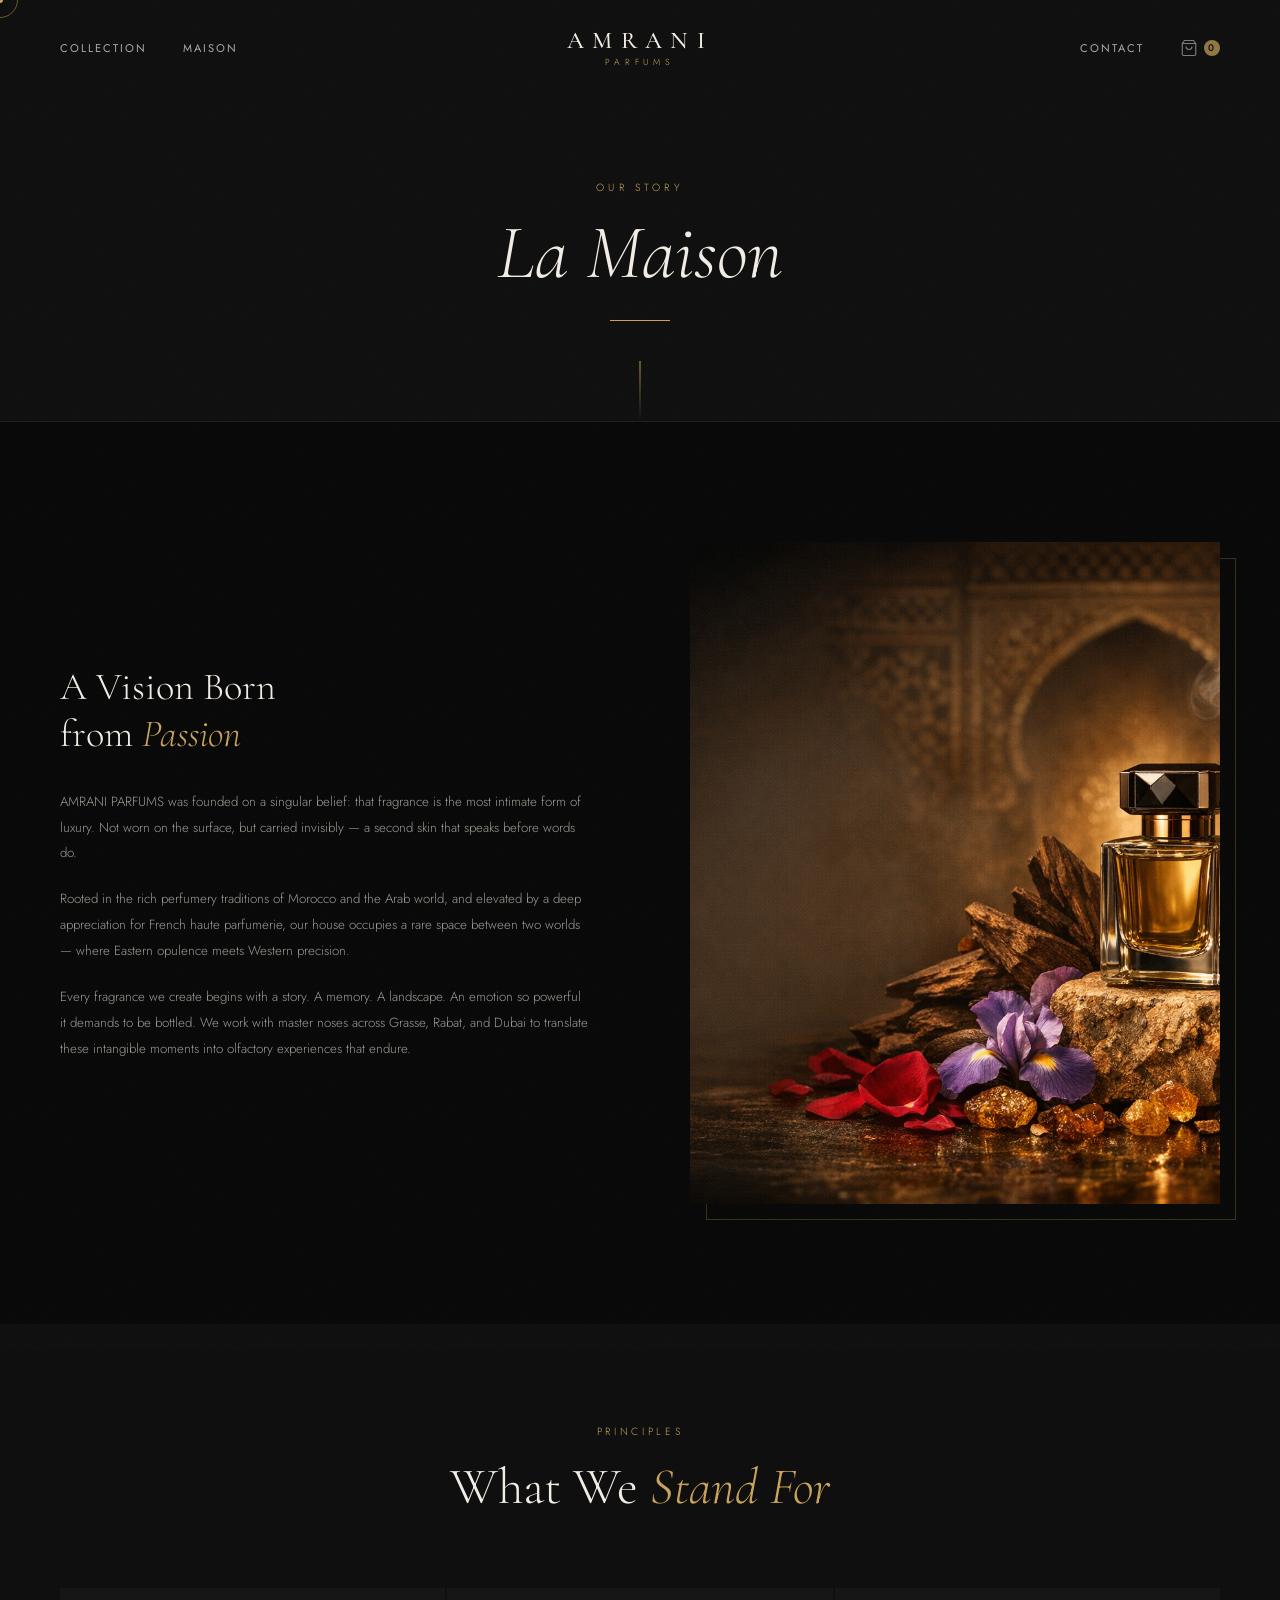
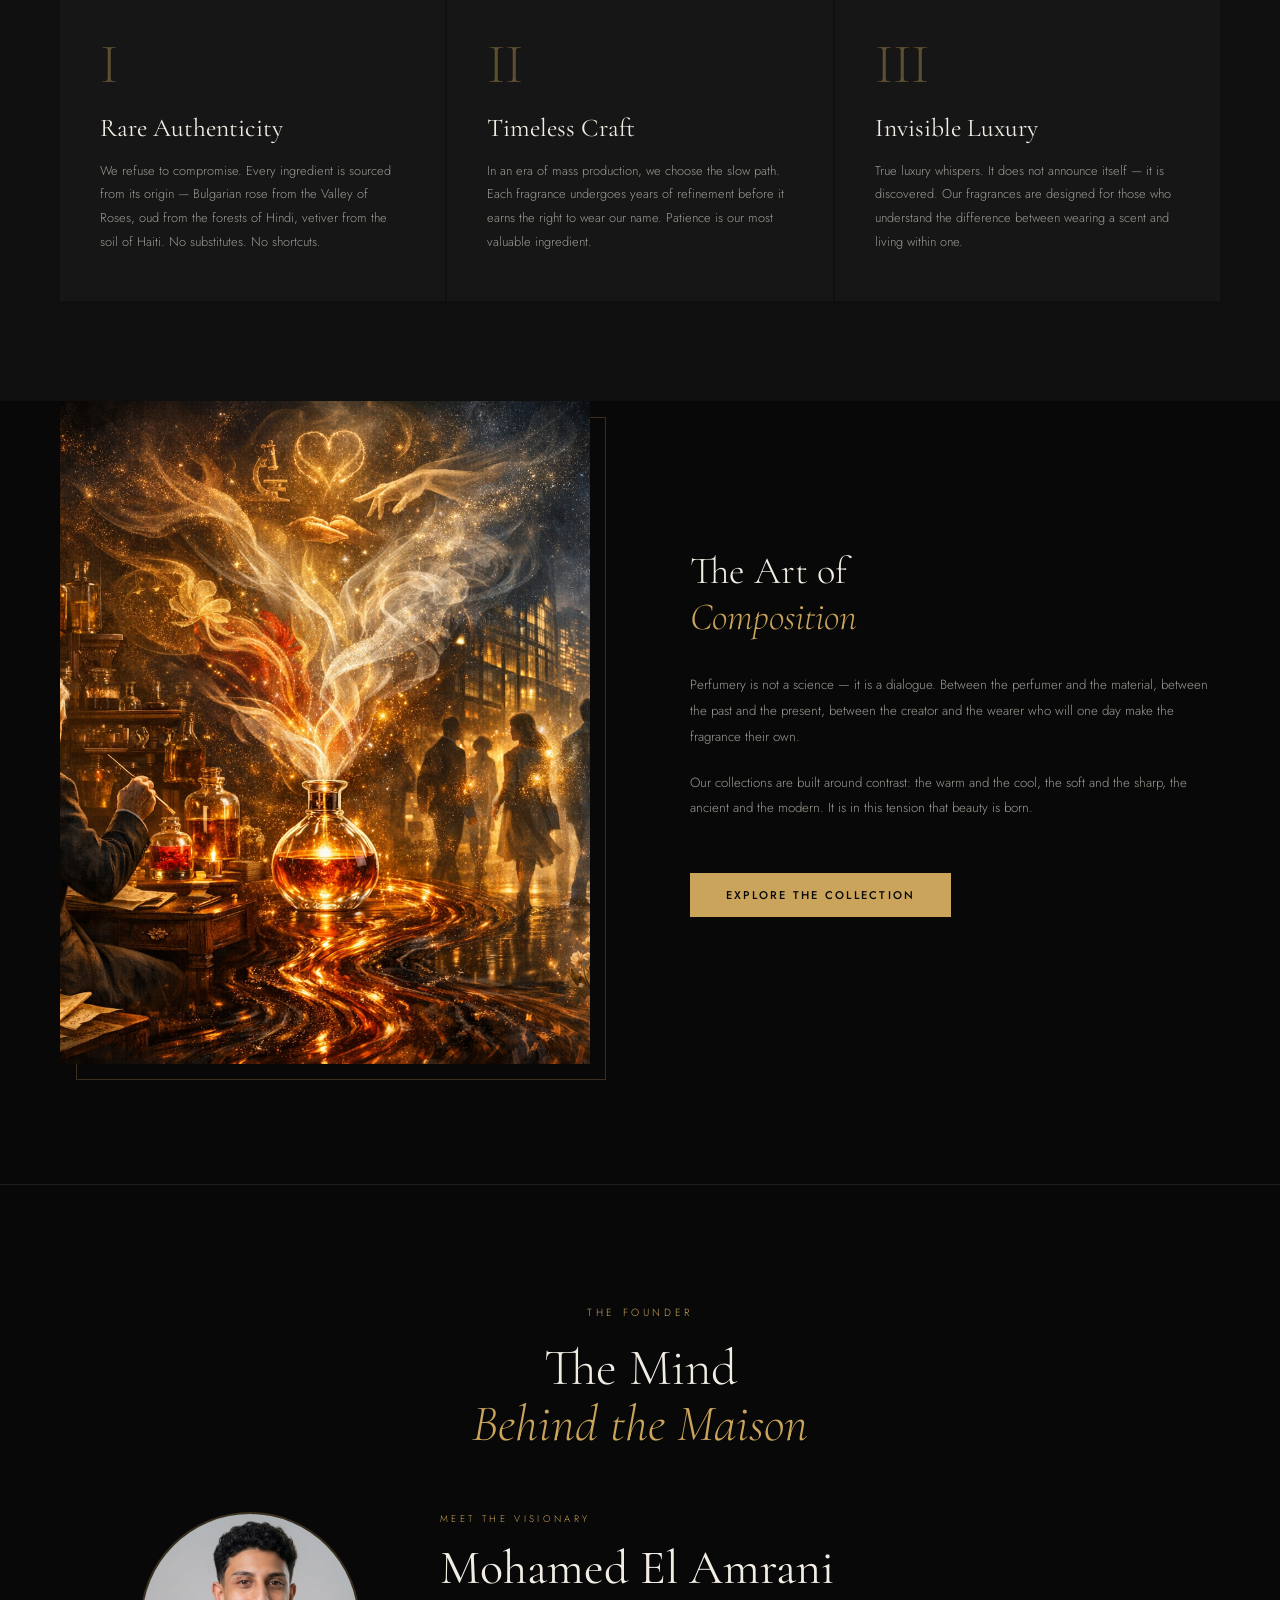
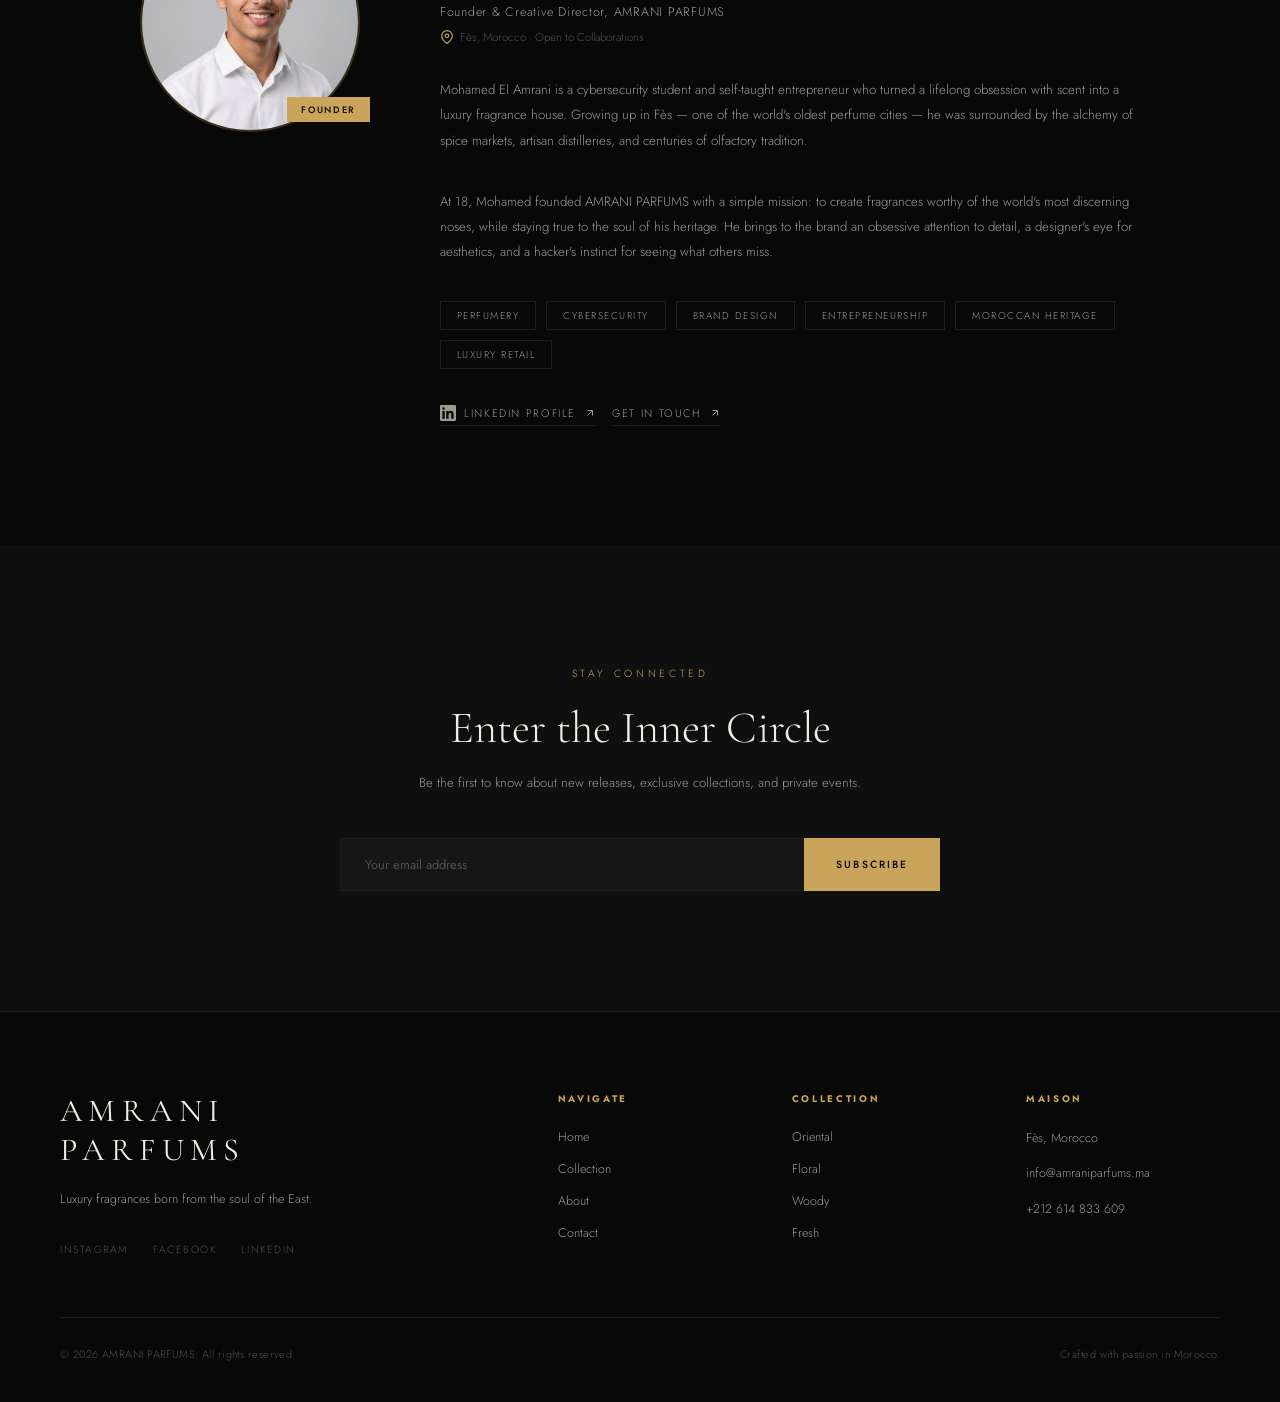
<file: about.html>
<!DOCTYPE html>
<html lang="en">
<head>
<meta charset="UTF-8">
<link rel="icon" type="image/png" href="images/favicon-32.png">
<link rel="apple-touch-icon" href="images/favicon-180.png">
<meta name="viewport" content="width=device-width, initial-scale=1.0">
<title>Maison — AMRANI PARFUMS</title>
<link rel="preconnect" href="https://fonts.googleapis.com">
<link rel="preconnect" href="https://fonts.gstatic.com" crossorigin>
<link href="https://fonts.googleapis.com/css2?family=Cormorant+Garamond:ital,wght@0,300;0,400;0,500;0,600;1,300;1,400;1,600&family=Jost:wght@200;300;400;500;600&display=swap" rel="stylesheet">
<link rel="stylesheet" href="style.css">
</head>
<body>
<div class="grain-overlay"></div>
<div class="cursor-dot" id="cursorDot"></div>
<div class="cursor-ring" id="cursorRing"></div>

<nav class="nav scrolled" id="navbar">
  <div class="nav-left">
    <a href="collection.html" class="nav-link">Collection</a>
    <a href="about.html" class="nav-link">Maison</a>
  </div>
  <div class="nav-logo">
    <a href="index.html">
      <span class="logo-text">AMRANI</span>
      <span class="logo-sub">PARFUMS</span>
    </a>
  </div>
  <div class="nav-right">
    <a href="contact.html" class="nav-link">Contact</a>
    <a href="#" class="nav-link nav-cart">
      <svg width="18" height="18" viewBox="0 0 24 24" fill="none" stroke="currentColor" stroke-width="1.5"><path d="M6 2L3 6v14a2 2 0 002 2h14a2 2 0 002-2V6l-3-4z"/><line x1="3" y1="6" x2="21" y2="6"/><path d="M16 10a4 4 0 01-8 0"/></svg>
      <span class="cart-count">0</span>
    </a>
  </div>
  <button class="nav-hamburger" id="menuToggle"><span></span><span></span><span></span></button>
</nav>

<div class="mobile-menu" id="mobileMenu">
  <div class="mobile-menu-inner">
    <a href="index.html" class="mobile-nav-link">Home</a>
    <a href="collection.html" class="mobile-nav-link">Collection</a>
    <a href="about.html" class="mobile-nav-link">Maison</a>
    <a href="contact.html" class="mobile-nav-link">Contact</a>
  </div>
</div>

<div class="page-hero">
  <span class="page-eyebrow">Our Story</span>
  <h1 class="page-title">La Maison</h1>
  <div class="page-rule"></div>
</div>

<section class="about-story">
  <div class="about-story-inner">
    <div class="about-story-text reveal">
      <h2>A Vision Born<br>from <em>Passion</em></h2>
      <p>AMRANI PARFUMS was founded on a singular belief: that fragrance is the most intimate form of luxury. Not worn on the surface, but carried invisibly — a second skin that speaks before words do.</p>
      <p>Rooted in the rich perfumery traditions of Morocco and the Arab world, and elevated by a deep appreciation for French haute parfumerie, our house occupies a rare space between two worlds — where Eastern opulence meets Western precision.</p>
      <p>Every fragrance we create begins with a story. A memory. A landscape. An emotion so powerful it demands to be bottled. We work with master noses across Grasse, Rabat, and Dubai to translate these intangible moments into olfactory experiences that endure.</p>
    </div>
    <div class="about-story-img reveal" data-delay="150">
      <img src="images/7.png" alt="AMRANI PARFUMS Story">
    </div>
  </div>
</section>

<section class="values-section">
  <div class="section-header reveal">
    <span class="section-number">Principles</span>
    <h2 class="section-title">What We <em>Stand For</em></h2>
  </div>
  <div class="values-grid">
    <div class="value-card reveal" data-delay="0">
      <div class="value-number">I</div>
      <h3 class="value-title">Rare Authenticity</h3>
      <p class="value-text">We refuse to compromise. Every ingredient is sourced from its origin — Bulgarian rose from the Valley of Roses, oud from the forests of Hindi, vetiver from the soil of Haiti. No substitutes. No shortcuts.</p>
    </div>
    <div class="value-card reveal" data-delay="120">
      <div class="value-number">II</div>
      <h3 class="value-title">Timeless Craft</h3>
      <p class="value-text">In an era of mass production, we choose the slow path. Each fragrance undergoes years of refinement before it earns the right to wear our name. Patience is our most valuable ingredient.</p>
    </div>
    <div class="value-card reveal" data-delay="240">
      <div class="value-number">III</div>
      <h3 class="value-title">Invisible Luxury</h3>
      <p class="value-text">True luxury whispers. It does not announce itself — it is discovered. Our fragrances are designed for those who understand the difference between wearing a scent and living within one.</p>
    </div>
  </div>
</section>

<section class="about-story" style="padding-top:0;">
  <div class="about-story-inner">
    <div class="about-story-img reveal">
      <img src="images/8.png" alt="Perfume Craft">
    </div>
    <div class="about-story-text reveal" data-delay="150">
      <h2>The Art of<br><em>Composition</em></h2>
      <p>Perfumery is not a science — it is a dialogue. Between the perfumer and the material, between the past and the present, between the creator and the wearer who will one day make the fragrance their own.</p>
      <p>Our collections are built around contrast: the warm and the cool, the soft and the sharp, the ancient and the modern. It is in this tension that beauty is born.</p>
      <a href="collection.html" class="btn-primary" style="margin-top:32px;display:inline-flex;"><span>Explore the Collection</span></a>
    </div>
  </div>
</section>

<section class="founder-section">
  <div class="section-header reveal" style="margin-bottom:60px;">
    <span class="section-number">The Founder</span>
    <h2 class="section-title">The Mind<br><em>Behind the Maison</em></h2>
  </div>
  <div class="founder-inner reveal">
    <div class="founder-photo-wrap">
      <img src="images\1769773823010.jpeg" alt="Mohamed El Amrani" class="founder-photo">
      <span class="founder-status">Founder</span>
    </div>
    <div class="founder-content">
      <span class="founder-label">Meet the Visionary</span>
      <h2 class="founder-name">Mohamed El Amrani</h2>
      <p class="founder-title">Founder & Creative Director, AMRANI PARFUMS</p>
      <p class="founder-location">
        <svg width="14" height="14" viewBox="0 0 24 24" fill="none" stroke="currentColor" stroke-width="2"><path d="M21 10c0 7-9 13-9 13s-9-6-9-13a9 9 0 0118 0z"/><circle cx="12" cy="10" r="3"/></svg>
        Fès, Morocco · Open to Collaborations
      </p>
      <p class="founder-bio">Mohamed El Amrani is a cybersecurity student and self-taught entrepreneur who turned a lifelong obsession with scent into a luxury fragrance house. Growing up in Fès — one of the world's oldest perfume cities — he was surrounded by the alchemy of spice markets, artisan distilleries, and centuries of olfactory tradition.</p>
      <p class="founder-bio" style="margin-top:12px;">At 18, Mohamed founded AMRANI PARFUMS with a simple mission: to create fragrances worthy of the world's most discerning noses, while staying true to the soul of his heritage. He brings to the brand an obsessive attention to detail, a designer's eye for aesthetics, and a hacker's instinct for seeing what others miss.</p>
      <div class="founder-tags">
        <span class="founder-tag">Perfumery</span>
        <span class="founder-tag">Cybersecurity</span>
        <span class="founder-tag">Brand Design</span>
        <span class="founder-tag">Entrepreneurship</span>
        <span class="founder-tag">Moroccan Heritage</span>
        <span class="founder-tag">Luxury Retail</span>
      </div>
      <div class="founder-links">
        <a href="https://www.linkedin.com/in/mohamedelamrani-a6939738b/?lipi=urn%3Ali%3Apage%3Ad_flagship3_profile_view_base_contact_details%3B6tkxNfv%2BTYGa5NCn60jMTw%3D%3D" class="founder-link">
          <svg width="16" height="16" viewBox="0 0 24 24" fill="currentColor"><path d="M20.447 20.452h-3.554v-5.569c0-1.328-.027-3.037-1.852-3.037-1.853 0-2.136 1.445-2.136 2.939v5.667H9.351V9h3.414v1.561h.046c.477-.9 1.637-1.85 3.37-1.85 3.601 0 4.267 2.37 4.267 5.455v6.286zM5.337 7.433a2.062 2.062 0 01-2.063-2.065 2.064 2.064 0 112.063 2.065zm1.782 13.019H3.555V9h3.564v11.452zM22.225 0H1.771C.792 0 0 .774 0 1.729v20.542C0 23.227.792 24 1.771 24h20.451C23.2 24 24 23.227 24 22.271V1.729C24 .774 23.2 0 22.222 0h.003z"/></svg>
          LinkedIn Profile
          <svg width="12" height="12" viewBox="0 0 24 24" fill="none" stroke="currentColor" stroke-width="2"><path d="M7 17L17 7M17 7H7M17 7v10"/></svg>
        </a>
        <a href="contact.html" class="founder-link">
          Get in Touch
          <svg width="12" height="12" viewBox="0 0 24 24" fill="none" stroke="currentColor" stroke-width="2"><path d="M7 17L17 7M17 7H7M17 7v10"/></svg>
        </a>
      </div>
    </div>
  </div>
</section>

<section class="section newsletter-section">
  <div class="newsletter-inner reveal">
    <span class="section-number">Stay Connected</span>
    <h2 class="newsletter-title">Enter the Inner Circle</h2>
    <p class="newsletter-desc">Be the first to know about new releases, exclusive collections, and private events.</p>
    <form class="newsletter-form" onsubmit="handleNewsletter(event)">
      <input type="email" placeholder="Your email address" class="newsletter-input" required>
      <button type="submit" class="newsletter-btn">Subscribe</button>
    </form>
  </div>
</section>

<footer class="footer">
  <div class="footer-inner">
    <div class="footer-brand">
      <div class="footer-logo">AMRANI<br>PARFUMS</div>
      <p class="footer-tagline">Luxury fragrances born from the soul of the East.</p>
      <div class="footer-social">
        <a href="#" class="social-link">Instagram</a>
        <a href="#" class="social-link">Facebook</a>
        <a href="https://www.linkedin.com/in/mohamedelamrani-a6939738b/?lipi=urn%3Ali%3Apage%3Ad_flagship3_profile_view_base_contact_details%3B6tkxNfv%2BTYGa5NCn60jMTw%3D%3D" class="social-link">LinkedIn</a>
      </div>
    </div>
    <div class="footer-nav">
      <div class="footer-col">
        <h4 class="footer-col-title">Navigate</h4>
        <a href="index.html" class="footer-link">Home</a>
        <a href="collection.html" class="footer-link">Collection</a>
        <a href="about.html" class="footer-link">About</a>
        <a href="contact.html" class="footer-link">Contact</a>
      </div>
      <div class="footer-col">
        <h4 class="footer-col-title">Collection</h4>
        <a href="collection.html" class="footer-link">Oriental</a>
        <a href="collection.html" class="footer-link">Floral</a>
        <a href="collection.html" class="footer-link">Woody</a>
        <a href="collection.html" class="footer-link">Fresh</a>
      </div>
      <div class="footer-col">
        <h4 class="footer-col-title">Maison</h4>
        <p class="footer-info">Fès, Morocco</p>
        <p class="footer-info">info@amraniparfums.ma</p>
        <p class="footer-info">+212 614 833 609</p>
      </div>
    </div>
  </div>
  <div class="footer-bottom">
    <p>© 2026 AMRANI PARFUMS. All rights reserved.</p>
    <p>Crafted with passion in Morocco.</p>
  </div>
</footer>

<script src="script.js"></script>
</body>
</html>
</file>
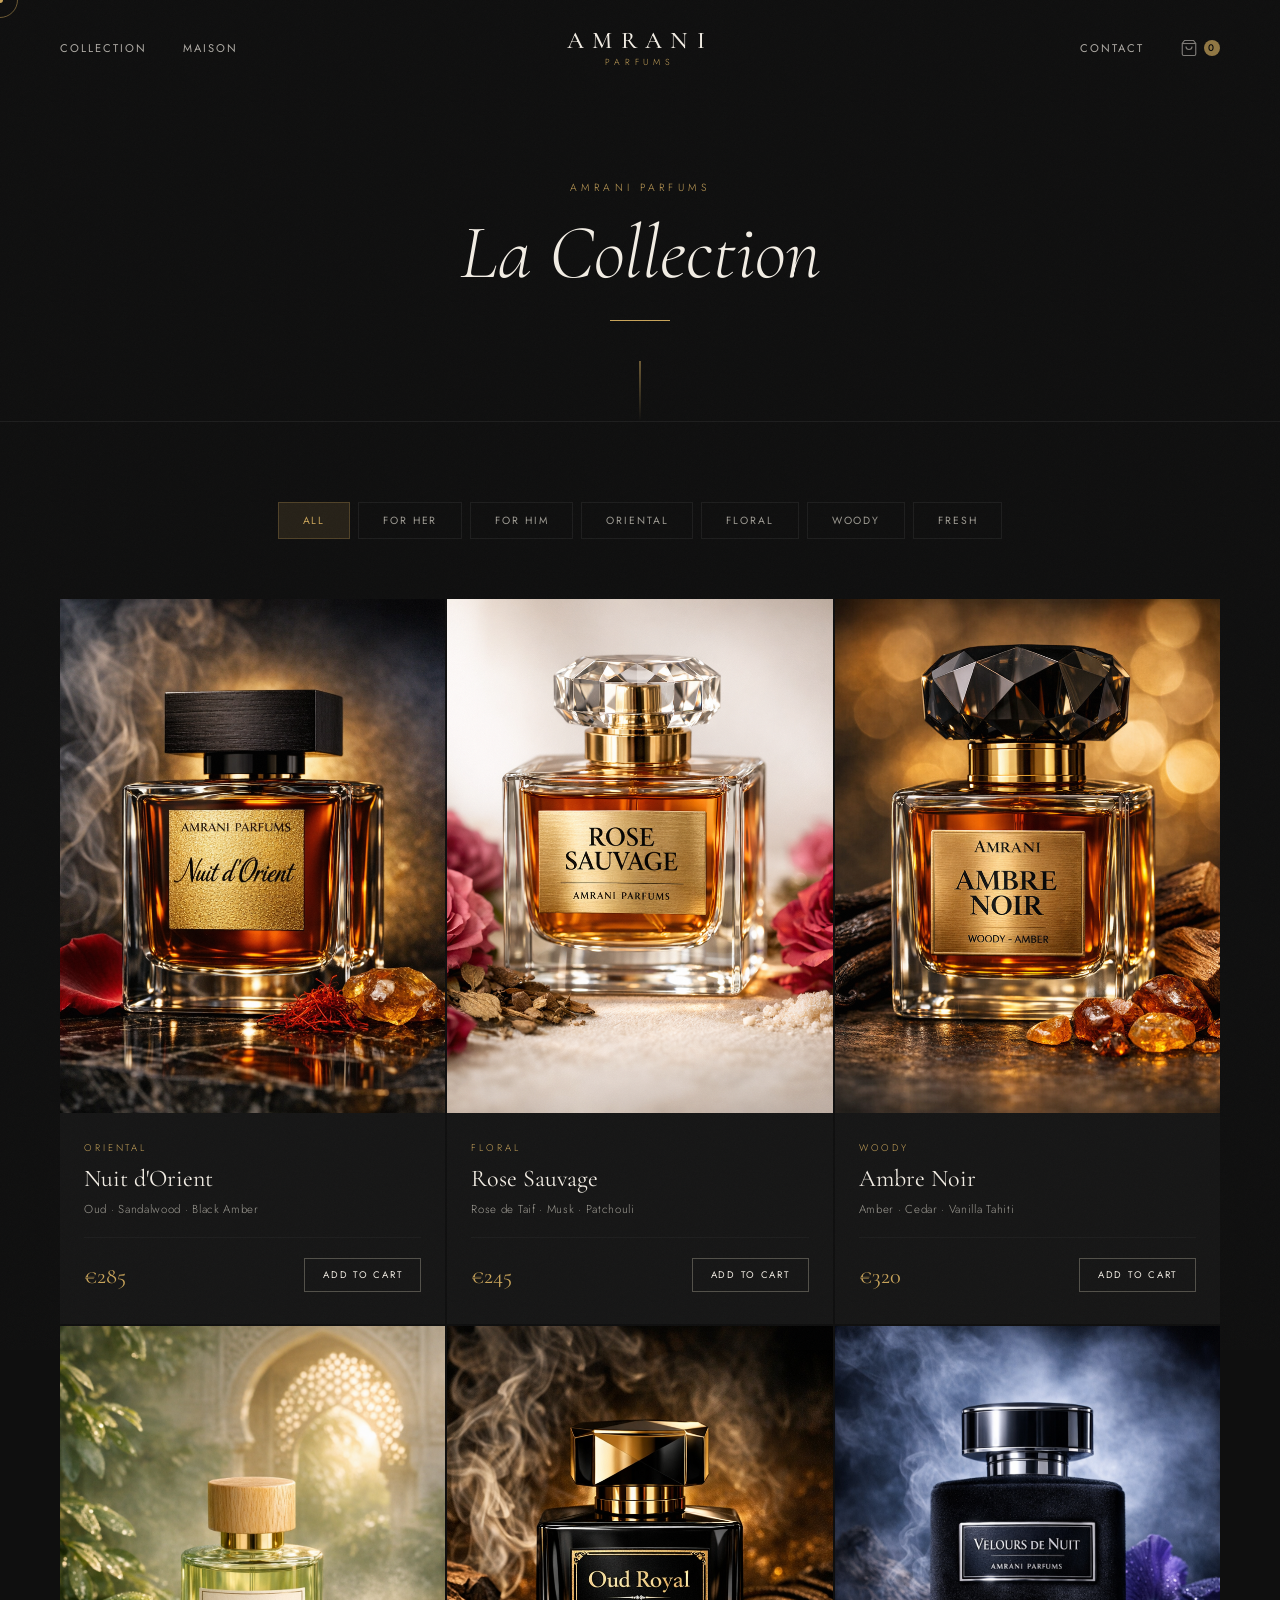
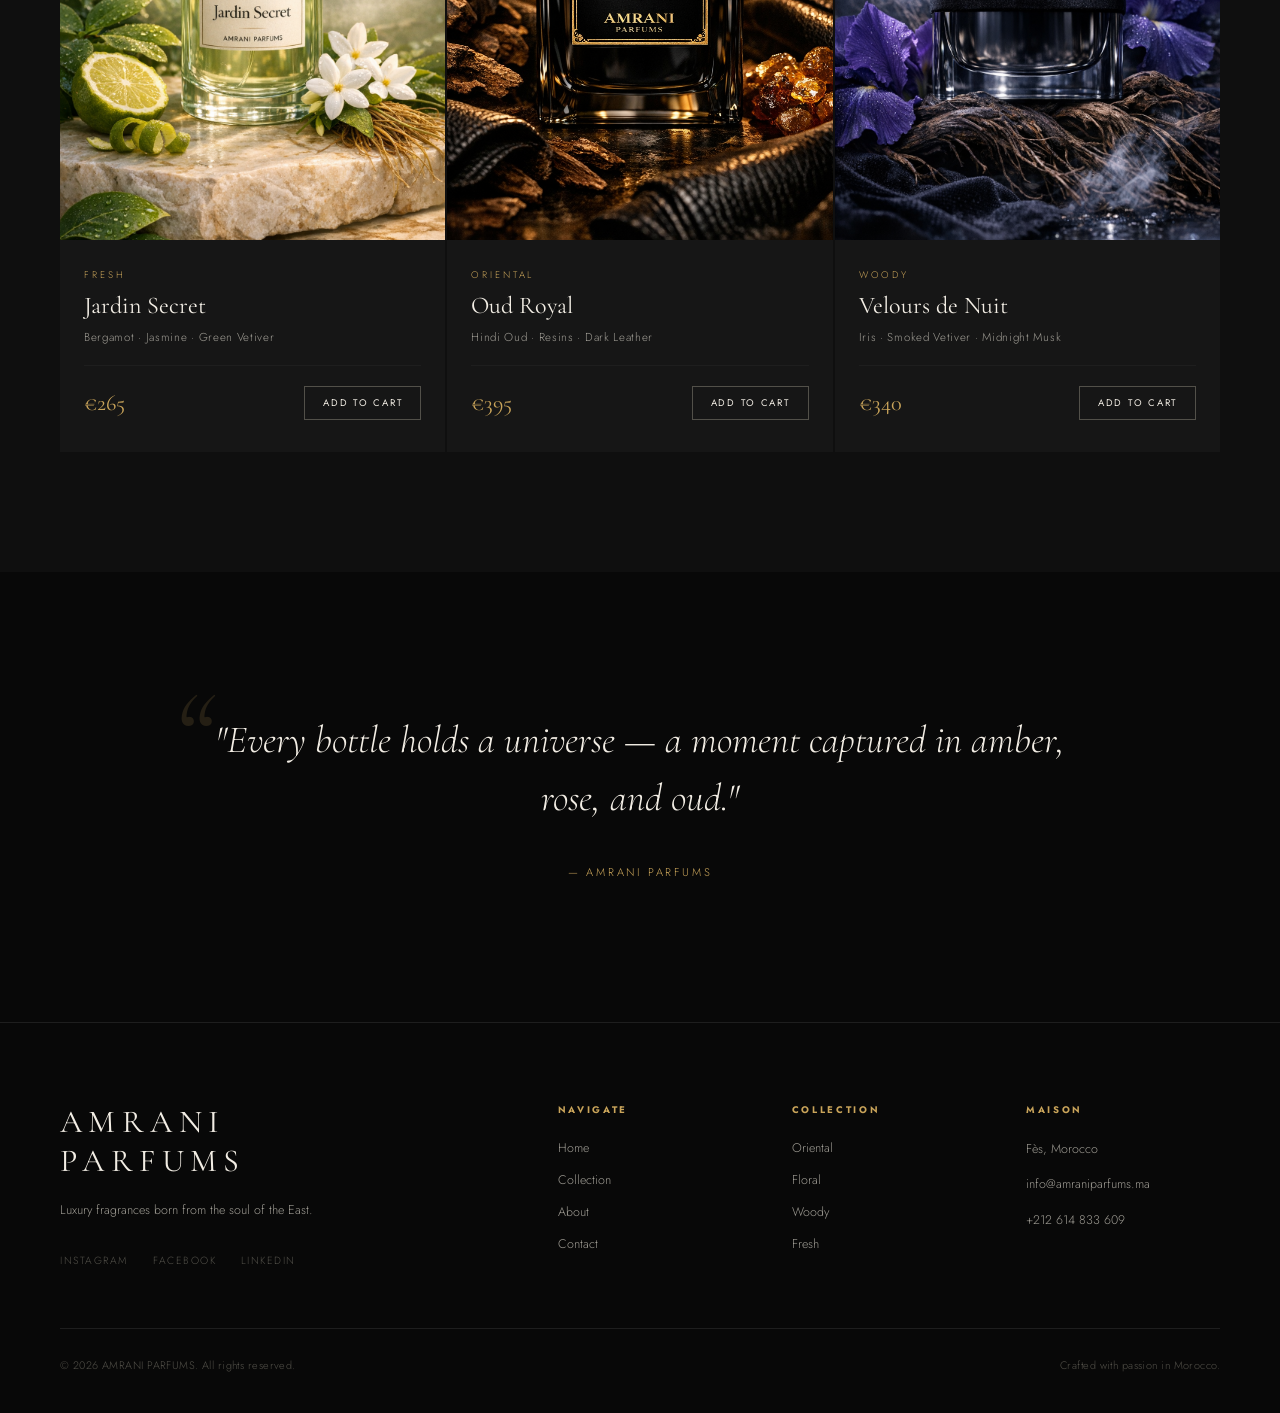
<file: collection.html>
<!DOCTYPE html>
<html lang="en">
<head>
<meta charset="UTF-8">
<link rel="icon" type="image/png" href="images/favicon-32.png">
<link rel="apple-touch-icon" href="images/favicon-180.png">
<meta name="viewport" content="width=device-width, initial-scale=1.0">
<title>Collection — AMRANI PARFUMS</title>
<link rel="preconnect" href="https://fonts.googleapis.com">
<link rel="preconnect" href="https://fonts.gstatic.com" crossorigin>
<link href="https://fonts.googleapis.com/css2?family=Cormorant+Garamond:ital,wght@0,300;0,400;0,500;0,600;1,300;1,400;1,600&family=Jost:wght@200;300;400;500;600&display=swap" rel="stylesheet">
<link rel="stylesheet" href="style.css">
</head>
<body>
<div class="grain-overlay"></div>
<div class="cursor-dot" id="cursorDot"></div>
<div class="cursor-ring" id="cursorRing"></div>

<nav class="nav scrolled" id="navbar">
  <div class="nav-left">
    <a href="collection.html" class="nav-link">Collection</a>
    <a href="about.html" class="nav-link">Maison</a>
  </div>
  <div class="nav-logo">
    <a href="index.html">
      <span class="logo-text">AMRANI</span>
      <span class="logo-sub">PARFUMS</span>
    </a>
  </div>
  <div class="nav-right">
    <a href="contact.html" class="nav-link">Contact</a>
    <a href="#" class="nav-link nav-cart">
      <svg width="18" height="18" viewBox="0 0 24 24" fill="none" stroke="currentColor" stroke-width="1.5"><path d="M6 2L3 6v14a2 2 0 002 2h14a2 2 0 002-2V6l-3-4z"/><line x1="3" y1="6" x2="21" y2="6"/><path d="M16 10a4 4 0 01-8 0"/></svg>
      <span class="cart-count">0</span>
    </a>
  </div>
  <button class="nav-hamburger" id="menuToggle"><span></span><span></span><span></span></button>
</nav>

<div class="mobile-menu" id="mobileMenu">
  <div class="mobile-menu-inner">
    <a href="index.html" class="mobile-nav-link">Home</a>
    <a href="collection.html" class="mobile-nav-link">Collection</a>
    <a href="about.html" class="mobile-nav-link">Maison</a>
    <a href="contact.html" class="mobile-nav-link">Contact</a>
  </div>
</div>

<div class="page-hero">
  <span class="page-eyebrow">AMRANI PARFUMS</span>
  <h1 class="page-title">La Collection</h1>
  <div class="page-rule"></div>
</div>

<section class="collection-section">
  <div class="filters">
  <button class="filter-btn active" data-filter="all">All</button>
  <button class="filter-btn" data-filter="for-her">For Her</button>
  <button class="filter-btn" data-filter="for-him">For Him</button>
  <button class="filter-btn" data-filter="oriental">Oriental</button>
  <button class="filter-btn" data-filter="floral">Floral</button>
  <button class="filter-btn" data-filter="woody">Woody</button>
  <button class="filter-btn" data-filter="fresh">Fresh</button>
</div>

  <div class="collection-grid">
    <div class="product-card reveal" data-category="oriental" data-gender="for-her" data-delay="0">
      <div class="product-img-wrap">
        <img src="images/2.png" alt="Nuit d'Orient" class="product-img">
        <div class="product-overlay">
          <a href="product.html?id=nuit-dorient" class="product-view-btn">View Details</a>
        </div>
      </div>
      <div class="product-info">
        <span class="product-category">Oriental</span>
        <h3 class="product-name">Nuit d'Orient</h3>
        <p class="product-notes">Oud · Sandalwood · Black Amber</p>
        <div class="product-footer">
          <span class="product-price">€285</span>
          <button class="add-to-cart" onclick="addToCart(this)">Add to Cart</button>
        </div>
      </div>
    </div>

    <div class="product-card reveal" data-category="floral" data-gender="for-her" data-delay="80">
      <div class="product-img-wrap">
        <img src="images/3.png" alt="Rose Sauvage" class="product-img">
        <div class="product-overlay">
          <a href="product.html?id=rose-sauvage" class="product-view-btn">View Details</a>
        </div>
      </div>
      <div class="product-info">
        <span class="product-category">Floral</span>
        <h3 class="product-name">Rose Sauvage</h3>
        <p class="product-notes">Rose de Taif · Musk · Patchouli</p>
        <div class="product-footer">
          <span class="product-price">€245</span>
          <button class="add-to-cart" onclick="addToCart(this)">Add to Cart</button>
        </div>
      </div>
    </div>

    <div class="product-card reveal" data-category="woody" data-gender="for-him" data-delay="160">
      <div class="product-img-wrap">
        <img src="images/4.png" alt="Ambre Noir" class="product-img">
        <div class="product-overlay">
          <a href="product.html?id=ambre-noir"class="product-view-btn">View Details</a>
        </div>
      </div>
      <div class="product-info">
        <span class="product-category">Woody</span>
        <h3 class="product-name">Ambre Noir</h3>
        <p class="product-notes">Amber · Cedar · Vanilla Tahiti</p>
        <div class="product-footer">
          <span class="product-price">€320</span>
          <button class="add-to-cart" onclick="addToCart(this)">Add to Cart</button>
        </div>
      </div>
    </div>

    <div class="product-card reveal" data-category="fresh" data-gender="for-her" data-delay="240">
      <div class="product-img-wrap">
        <img src="images/9.png" alt="Jardin Secret" class="product-img">
        <div class="product-overlay">
          <a href="product.html?id=jardin-secret" class="product-view-btn">View Details</a>
        </div>
      </div>
      <div class="product-info">
        <span class="product-category">Fresh</span>
        <h3 class="product-name">Jardin Secret</h3>
        <p class="product-notes">Bergamot · Jasmine · Green Vetiver</p>
        <div class="product-footer">
          <span class="product-price">€265</span>
          <button class="add-to-cart" onclick="addToCart(this)">Add to Cart</button>
        </div>
      </div>
    </div>

    <div class="product-card reveal" data-category="oriental" data-gender="for-him" data-delay="0">
      <div class="product-img-wrap">
        <img src="images/5.png" alt="Oud Royal" class="product-img">
        <div class="product-overlay">
          <a href="product.html?id=oud-royal" class="product-view-btn">View Details</a>
        </div>
      </div>
      <div class="product-info">
        <span class="product-category">Oriental</span>
        <h3 class="product-name">Oud Royal</h3>
        <p class="product-notes">Hindi Oud · Resins · Dark Leather</p>
        <div class="product-footer">
          <span class="product-price">€395</span>
          <button class="add-to-cart" onclick="addToCart(this)">Add to Cart</button>
        </div>
      </div>
    </div>

    <div class="product-card reveal" data-category="woody" data-gender="unisex" data-delay="80">
      <div class="product-img-wrap">
        <img src="images/6.png" alt="Velours de Nuit" class="product-img">
        <div class="product-overlay">
          <a href="product.html?id=velours-de-nuit" class="product-view-btn">View Details</a>
        </div>
      </div>
      <div class="product-info">
        <span class="product-category">Woody</span>
        <h3 class="product-name">Velours de Nuit</h3>
        <p class="product-notes">Iris · Smoked Vetiver · Midnight Musk</p>
        <div class="product-footer">
          <span class="product-price">€340</span>
          <button class="add-to-cart" onclick="addToCart(this)">Add to Cart</button>
        </div>
      </div>
    </div>
  </div>
</section>

<section class="section philosophy-section">
  <div class="philosophy-inner reveal">
    <p class="philosophy-quote">"Every bottle holds a universe — a moment captured in amber, rose, and oud."</p>
    <span class="philosophy-author">— AMRANI PARFUMS</span>
  </div>
</section>

<footer class="footer">
  <div class="footer-inner">
    <div class="footer-brand">
      <div class="footer-logo">AMRANI<br>PARFUMS</div>
      <p class="footer-tagline">Luxury fragrances born from the soul of the East.</p>
      <div class="footer-social">
        <a href="#" class="social-link">Instagram</a>
        <a href="#" class="social-link">Facebook</a>
        <a href="#" class="social-link">LinkedIn</a>
      </div>
    </div>
    <div class="footer-nav">
      <div class="footer-col">
        <h4 class="footer-col-title">Navigate</h4>
        <a href="index.html" class="footer-link">Home</a>
        <a href="collection.html" class="footer-link">Collection</a>
        <a href="about.html" class="footer-link">About</a>
        <a href="contact.html" class="footer-link">Contact</a>
      </div>
      <div class="footer-col">
        <h4 class="footer-col-title">Collection</h4>
        <a href="collection.html" class="footer-link">Oriental</a>
        <a href="collection.html" class="footer-link">Floral</a>
        <a href="collection.html" class="footer-link">Woody</a>
        <a href="collection.html" class="footer-link">Fresh</a>
      </div>
      <div class="footer-col">
        <h4 class="footer-col-title">Maison</h4>
        <p class="footer-info">Fès, Morocco</p>
        <p class="footer-info">info@amraniparfums.ma</p>
        <p class="footer-info">+212 614 833 609</p>
      </div>
    </div>
  </div>
  <div class="footer-bottom">
    <p>© 2026 AMRANI PARFUMS. All rights reserved.</p>
    <p>Crafted with passion in Morocco.</p>
  </div>
</footer>

<script src="script.js"></script>
</body>
</html>
</file>
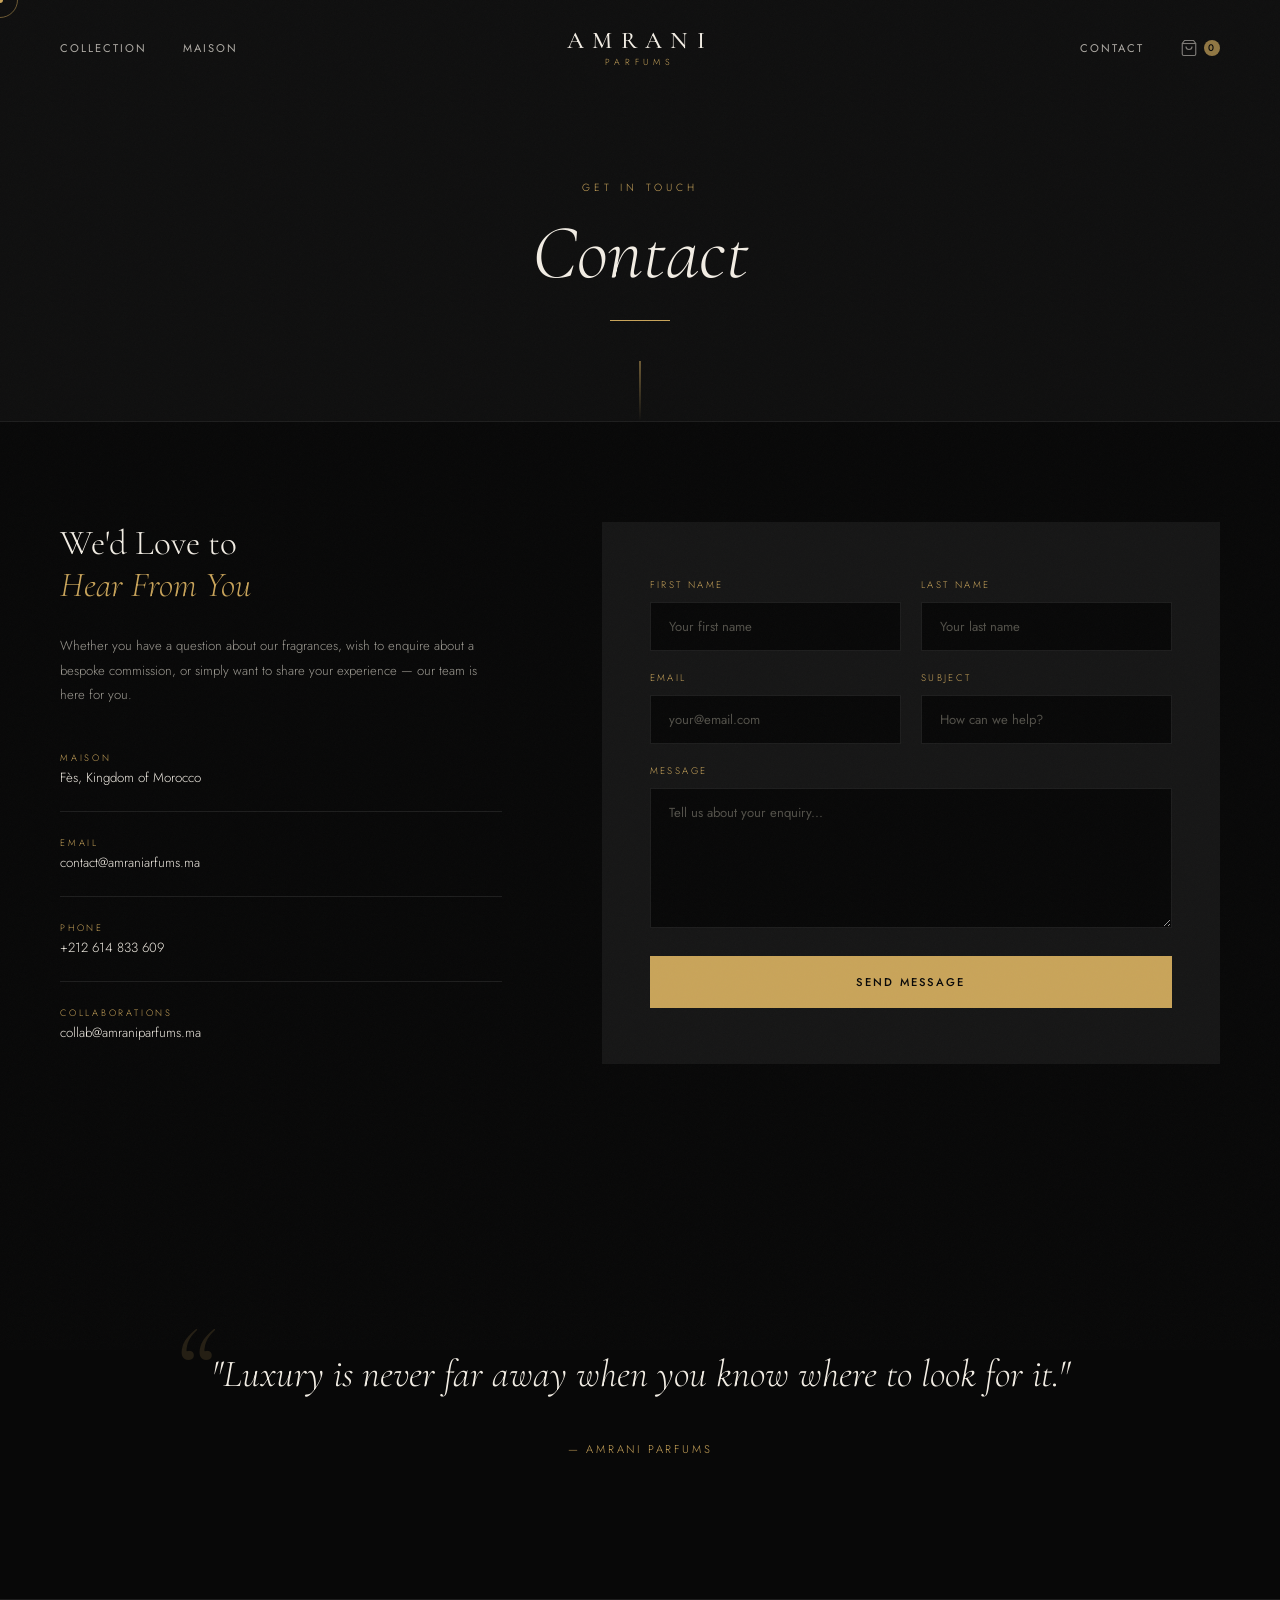
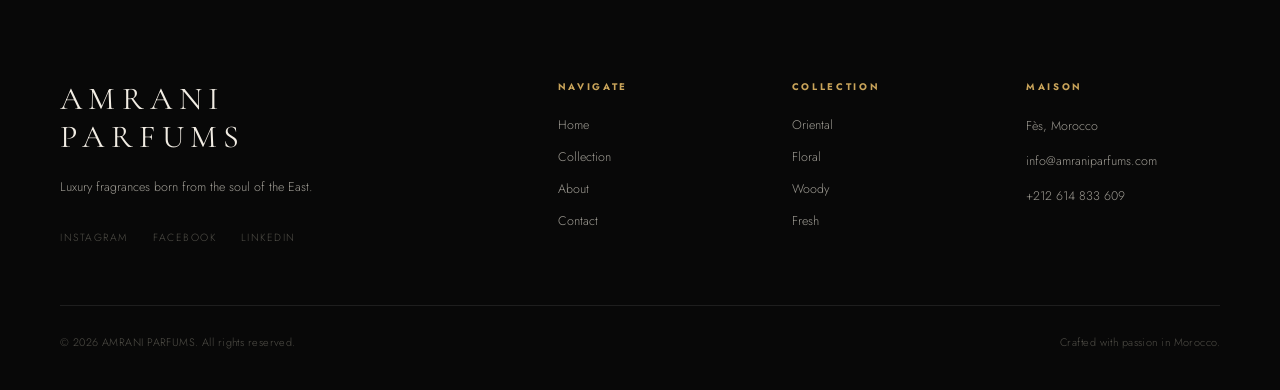
<file: contact.html>
<!DOCTYPE html>
<html lang="en">
<head>
<meta charset="UTF-8">
<link rel="icon" type="image/png" href="images/favicon-32.png">
<link rel="apple-touch-icon" href="images/favicon-180.png">
<meta name="viewport" content="width=device-width, initial-scale=1.0">
<title>Contact — AMRANI PARFUMS</title>
<link rel="preconnect" href="https://fonts.googleapis.com">
<link rel="preconnect" href="https://fonts.gstatic.com" crossorigin>
<link href="https://fonts.googleapis.com/css2?family=Cormorant+Garamond:ital,wght@0,300;0,400;0,500;0,600;1,300;1,400;1,600&family=Jost:wght@200;300;400;500;600&display=swap" rel="stylesheet">
<link rel="stylesheet" href="style.css">
</head>
<body>
<div class="grain-overlay"></div>
<div class="cursor-dot" id="cursorDot"></div>
<div class="cursor-ring" id="cursorRing"></div>

<nav class="nav scrolled" id="navbar">
  <div class="nav-left">
    <a href="collection.html" class="nav-link">Collection</a>
    <a href="about.html" class="nav-link">Maison</a>
  </div>
  <div class="nav-logo">
    <a href="index.html">
      <span class="logo-text">AMRANI</span>
      <span class="logo-sub">PARFUMS</span>
    </a>
  </div>
  <div class="nav-right">
    <a href="contact.html" class="nav-link">Contact</a>
    <a href="#" class="nav-link nav-cart">
      <svg width="18" height="18" viewBox="0 0 24 24" fill="none" stroke="currentColor" stroke-width="1.5"><path d="M6 2L3 6v14a2 2 0 002 2h14a2 2 0 002-2V6l-3-4z"/><line x1="3" y1="6" x2="21" y2="6"/><path d="M16 10a4 4 0 01-8 0"/></svg>
      <span class="cart-count">0</span>
    </a>
  </div>
  <button class="nav-hamburger" id="menuToggle"><span></span><span></span><span></span></button>
</nav>

<div class="mobile-menu" id="mobileMenu">
  <div class="mobile-menu-inner">
    <a href="index.html" class="mobile-nav-link">Home</a>
    <a href="collection.html" class="mobile-nav-link">Collection</a>
    <a href="about.html" class="mobile-nav-link">Maison</a>
    <a href="contact.html" class="mobile-nav-link">Contact</a>
  </div>
</div>

<div class="page-hero">
  <span class="page-eyebrow">Get in Touch</span>
  <h1 class="page-title">Contact</h1>
  <div class="page-rule"></div>
</div>

<section class="contact-section">
  <div class="contact-inner">
    <div class="reveal">
      <h2 class="contact-info-title">We'd Love to<br><em>Hear From You</em></h2>
      <p class="contact-info-text">Whether you have a question about our fragrances, wish to enquire about a bespoke commission, or simply want to share your experience — our team is here for you.</p>
      <div class="contact-detail">
        <div class="contact-item">
          <span class="contact-item-label">Maison</span>
          <span class="contact-item-value">Fès, Kingdom of Morocco</span>
        </div>
        <div class="contact-item">
          <span class="contact-item-label">Email</span>
          <span class="contact-item-value">contact@amraniarfums.ma</span>
        </div>
        <div class="contact-item">
          <span class="contact-item-label">Phone</span>
          <span class="contact-item-value">+212 614 833 609</span>
        </div>
        
        <div class="contact-item">
          <span class="contact-item-label">Collaborations</span>
          <span class="contact-item-value">collab@amraniparfums.ma</span>
        </div>
      </div>
    </div>

    <div class="contact-form reveal" data-delay="100">
      <form name="contact" method="POST" data-netlify="true" onsubmit="handleContactForm(event)">
  <input type="hidden" name="form-name" value="contact">
  <div class="form-row">
    <div class="form-group">
      <label class="form-label">First Name</label>
      <input type="text" name="first-name" class="form-input" placeholder="Your first name" required>
    </div>
    <div class="form-group">
      <label class="form-label">Last Name</label>
      <input type="text" name="last-name" class="form-input" placeholder="Your last name" required>
    </div>
  </div>
  <div class="form-row">
    <div class="form-group">
      <label class="form-label">Email</label>
      <input type="email" name="email" class="form-input" placeholder="your@email.com" required>
    </div>
    <div class="form-group">
      <label class="form-label">Subject</label>
      <input type="text" name="subject" class="form-input" placeholder="How can we help?">
    </div>
  </div>
  <div class="form-row">
    <div class="form-group full">
      <label class="form-label">Message</label>
      <textarea name="message" class="form-textarea" placeholder="Tell us about your enquiry..." required></textarea>
    </div>
  </div>
  <button type="submit" class="form-submit">Send Message</button>
</form>
    </div>
  </div>
</section>

<section class="section philosophy-section">
  <div class="philosophy-inner reveal">
    <p class="philosophy-quote">"Luxury is never far away when you know where to look for it."</p>
    <span class="philosophy-author">— AMRANI PARFUMS</span>
  </div>
</section>

<footer class="footer">
  <div class="footer-inner">
    <div class="footer-brand">
      <div class="footer-logo">AMRANI<br>PARFUMS</div>
      <p class="footer-tagline">Luxury fragrances born from the soul of the East.</p>
      <div class="footer-social">
        <a href="#" class="social-link">Instagram</a>
        <a href="#" class="social-link">Facebook</a>
        <a href="https://www.linkedin.com/in/mohamedelamrani-a6939738b/?lipi=urn%3Ali%3Apage%3Ad_flagship3_profile_view_base_contact_details%3B6tkxNfv%2BTYGa5NCn60jMTw%3D%3D" class="social-link">LinkedIn</a>
      </div>
    </div>
    <div class="footer-nav">
      <div class="footer-col">
        <h4 class="footer-col-title">Navigate</h4>
        <a href="index.html" class="footer-link">Home</a>
        <a href="collection.html" class="footer-link">Collection</a>
        <a href="about.html" class="footer-link">About</a>
        <a href="contact.html" class="footer-link">Contact</a>
      </div>
      <div class="footer-col">
        <h4 class="footer-col-title">Collection</h4>
        <a href="collection.html" class="footer-link">Oriental</a>
        <a href="collection.html" class="footer-link">Floral</a>
        <a href="collection.html" class="footer-link">Woody</a>
        <a href="collection.html" class="footer-link">Fresh</a>
      </div>
      <div class="footer-col">
        <h4 class="footer-col-title">Maison</h4>
        <p class="footer-info">Fès, Morocco</p>
        <p class="footer-info">info@amraniparfums.com</p>
        <p class="footer-info">+212 614 833 609</p>
      </div>
    </div>
  </div>
  <div class="footer-bottom">
    <p>© 2026 AMRANI PARFUMS. All rights reserved.</p>
    <p>Crafted with passion in Morocco.</p>
  </div>
</footer>

<script src="script.js"></script>
<script>
function handleContactForm(e) {
  e.preventDefault();
  const form = e.target;
  const btn = form.querySelector('.form-submit');
  const data = new FormData(form);

  fetch('/', {
    method: 'POST',
    headers: { 'Content-Type': 'application/x-www-form-urlencoded' },
    body: new URLSearchParams(data).toString()
  })
  .then(() => {
    btn.textContent = 'Message Sent ✓';
    btn.style.background = '#5a8a5a';
    form.reset();
    setTimeout(() => {
      btn.textContent = 'Send Message';
      btn.style.background = '';
    }, 3500);
  })
  .catch(() => {
    btn.textContent = 'Error — Try Again';
    btn.style.background = '#c04040';
    setTimeout(() => {
      btn.textContent = 'Send Message';
      btn.style.background = '';
    }, 3000);
  });
}
</script>
</body>
</html>
</file>
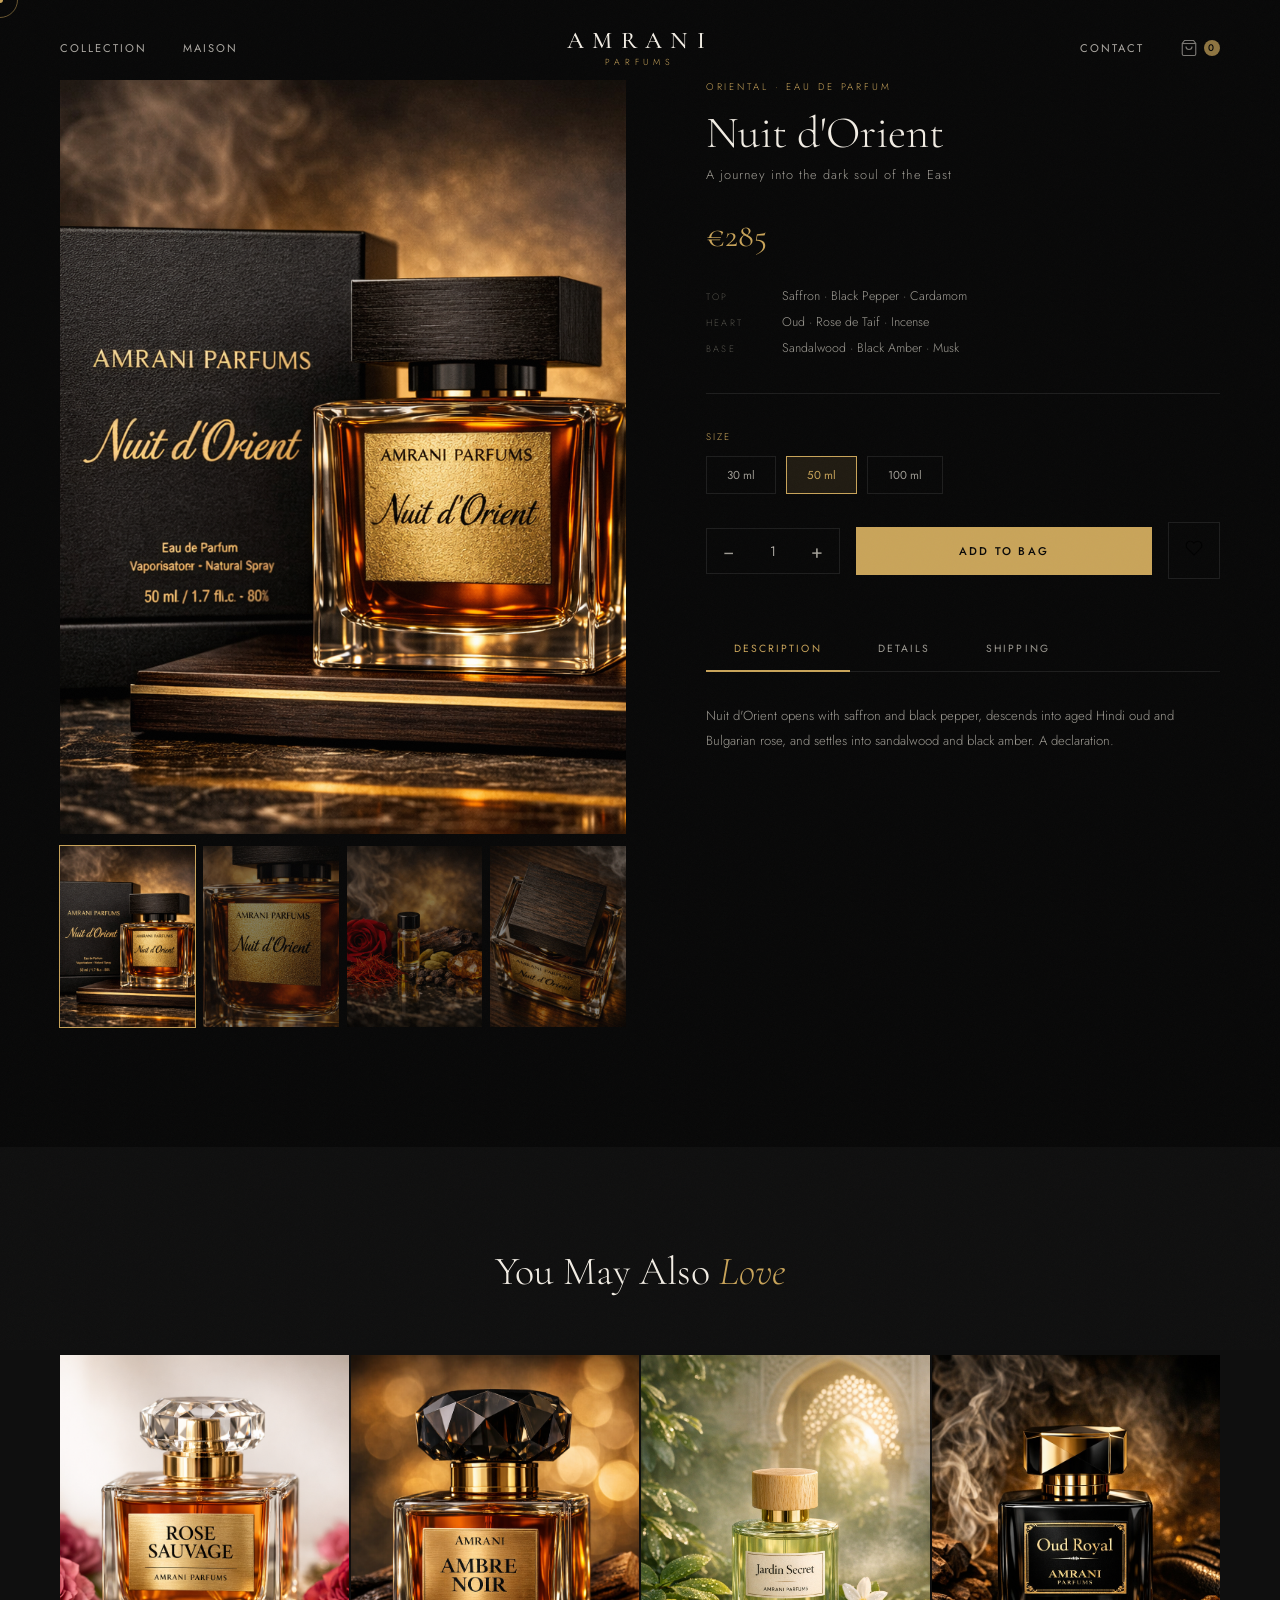
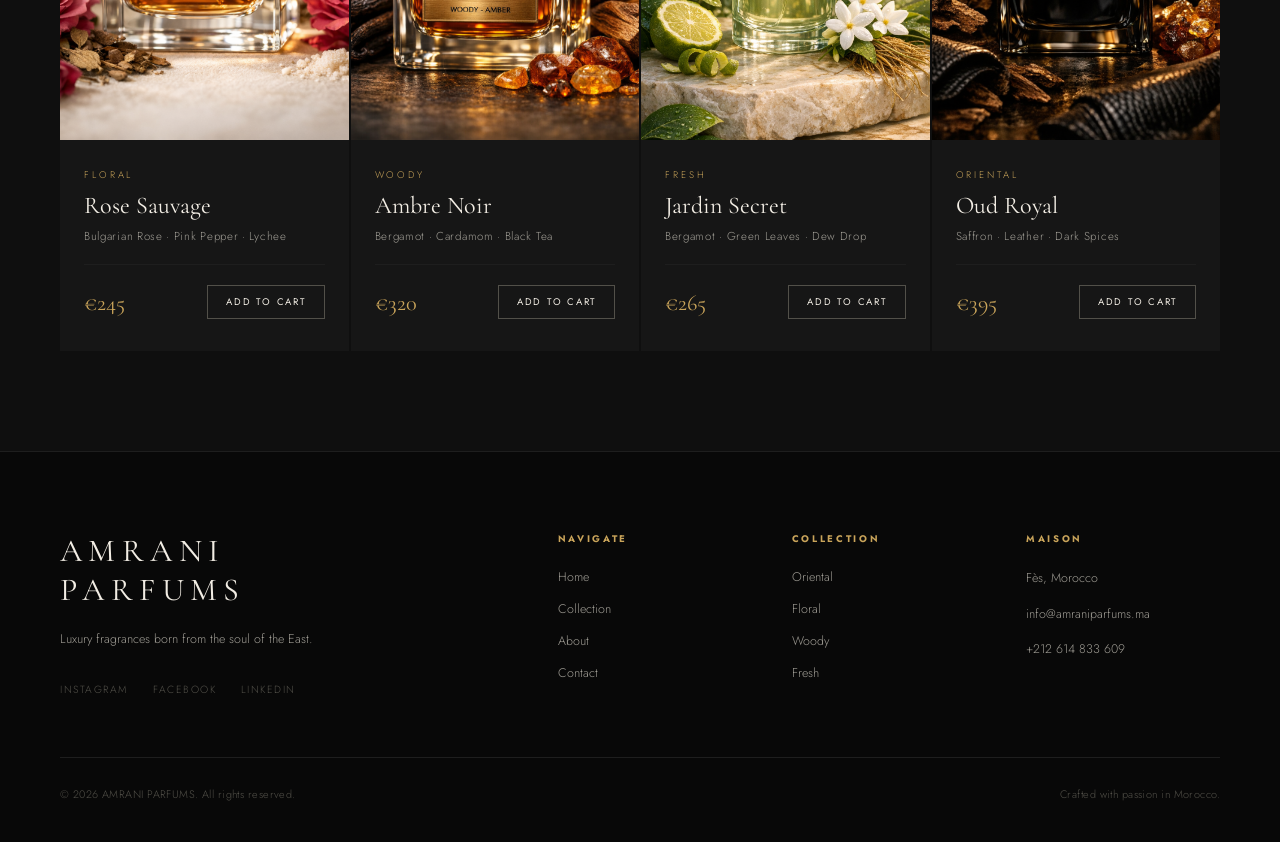
<file: product.html>
<!DOCTYPE html>
<html lang="en">
<head>
<meta charset="UTF-8">
<link rel="icon" type="image/png" href="images/favicon-32.png">
<link rel="apple-touch-icon" href="images/favicon-180.png">
<meta name="viewport" content="width=device-width, initial-scale=1.0">
<title>Nuit d'Orient — AMRANI PARFUMS</title>
<link rel="preconnect" href="https://fonts.googleapis.com">
<link rel="preconnect" href="https://fonts.gstatic.com" crossorigin>
<link href="https://fonts.googleapis.com/css2?family=Cormorant+Garamond:ital,wght@0,300;0,400;0,500;0,600;1,300;1,400;1,600&family=Jost:wght@200;300;400;500;600&display=swap" rel="stylesheet">
<link rel="stylesheet" href="style.css">
</head>
<body>
<div class="grain-overlay"></div>
<div class="cursor-dot" id="cursorDot"></div>
<div class="cursor-ring" id="cursorRing"></div>

<nav class="nav scrolled" id="navbar">
  <div class="nav-left">
    <a href="collection.html" class="nav-link">Collection</a>
    <a href="about.html" class="nav-link">Maison</a>
  </div>
  <div class="nav-logo">
    <a href="index.html">
      <span class="logo-text">AMRANI</span>
      <span class="logo-sub">PARFUMS</span>
    </a>
  </div>
  <div class="nav-right">
    <a href="contact.html" class="nav-link">Contact</a>
    <a href="#" class="nav-link nav-cart">
      <svg width="18" height="18" viewBox="0 0 24 24" fill="none" stroke="currentColor" stroke-width="1.5"><path d="M6 2L3 6v14a2 2 0 002 2h14a2 2 0 002-2V6l-3-4z"/><line x1="3" y1="6" x2="21" y2="6"/><path d="M16 10a4 4 0 01-8 0"/></svg>
      <span class="cart-count">0</span>
    </a>
  </div>
  <button class="nav-hamburger" id="menuToggle"><span></span><span></span><span></span></button>
</nav>

<div class="mobile-menu" id="mobileMenu">
  <div class="mobile-menu-inner">
    <a href="index.html" class="mobile-nav-link">Home</a>
    <a href="collection.html" class="mobile-nav-link">Collection</a>
    <a href="about.html" class="mobile-nav-link">Maison</a>
    <a href="contact.html" class="mobile-nav-link">Contact</a>
  </div>
</div>

<section class="product-detail">
  <div class="product-detail-inner">
    <div class="product-gallery reveal">
      <div class="product-main-img">
        <img src="images/V3.png" alt="Nuit d'Orient" id="mainProductImg">
      </div>
      <div class="product-thumbs">
        <div class="thumb active">
          <img src="images/v1.png" alt="View 1">
        </div>
        <div class="thumb">
          <img src="images/V2.png" alt="View 2">
        </div>
        <div class="thumb">
          <img src="images/V4.png" alt="View 3">
        </div>
        <div class="thumb">
          <img src="images/2.png" alt="View 4">
        </div>
      </div>
    </div>

    <div class="product-detail-info reveal" data-delay="120">
      <span class="product-detail-category">Oriental · Eau de Parfum</span>
      <h1 class="product-detail-name">Nuit d'Orient</h1>
      <p class="product-detail-sub">A journey into the dark soul of the East</p>
      <div class="product-detail-price">€285</div>

      <div class="product-notes-list">
        <div class="note-row">
          <span class="note-level">Top</span>
          <span class="note-value">Saffron · Black Pepper · Cardamom</span>
        </div>
        <div class="note-row">
          <span class="note-level">Heart</span>
          <span class="note-value">Oud · Rose de Taif · Incense</span>
        </div>
        <div class="note-row">
          <span class="note-level">Base</span>
          <span class="note-value">Sandalwood · Black Amber · Musk</span>
        </div>
      </div>

      <div class="size-selector">
        <span class="size-label">Size</span>
        <div class="size-options">
          <button class="size-btn">30 ml</button>
          <button class="size-btn active">50 ml</button>
          <button class="size-btn">100 ml</button>
        </div>
      </div>

      <div class="qty-add-row">
        <div class="qty-selector">
          <button class="qty-btn" data-action="dec">−</button>
          <span class="qty-value">1</span>
          <button class="qty-btn" data-action="inc">+</button>
        </div>
        <button class="add-to-bag">Add to Bag</button>
        <button class="product-wishlist" title="Save to Wishlist">
          <svg width="18" height="18" viewBox="0 0 24 24" fill="none" stroke="currentColor" stroke-width="1.5"><path d="M20.84 4.61a5.5 5.5 0 00-7.78 0L12 5.67l-1.06-1.06a5.5 5.5 0 00-7.78 7.78l1.06 1.06L12 21.23l7.78-7.78 1.06-1.06a5.5 5.5 0 000-7.78z"/></svg>
        </button>
      </div>

      <div class="product-tabs">
        <div class="tab-buttons">
          <button class="tab-btn active" data-tab="tab-description">Description</button>
          <button class="tab-btn" data-tab="tab-details">Details</button>
          <button class="tab-btn" data-tab="tab-shipping">Shipping</button>
        </div>
        <div class="tab-pane active" id="tab-description">
          Nuit d'Orient is a fragrance for those who are drawn to the shadows. It opens with a luminous burst of saffron and black pepper, before descending into a rich heart of aged Hindi oud and Bulgarian rose. The base is a dark meditation — sandalwood and black amber smoldering beneath a veil of musks. This is not a fragrance for the faint of heart. It is a declaration.
        </div>
        <div class="tab-pane" id="tab-details">
          Concentration: Eau de Parfum (22%)<br><br>
          Volume: 50 ml / 1.7 fl oz<br><br>
          Origin: Created in Grasse, France with Moroccan oud<br><br>
          Bottle: Hand-blown artisan glass with 24k gold collar<br><br>
          Longevity: 12–16 hours on skin<br><br>
          Sillage: Intense
        </div>
        <div class="tab-pane" id="tab-shipping">
          All orders are shipped within 2–3 business days, carefully wrapped in our signature black and gold packaging.<br><br>
          Standard Delivery: 5–7 business days (Free over €200)<br>
          Express Delivery: 2–3 business days (€18)<br>
          International: 7–14 business days (from €25)<br><br>
          All shipments are fully insured and tracked from our Maison to your door.
        </div>
      </div>
    </div>
  </div>
</section>

<section class="related-section">
  <h2 class="related-title">You May Also <em style="font-style:italic;color:var(--gold);">Love</em></h2>
  <div class="related-grid">
    <div class="product-card reveal" data-delay="0">
      <div class="product-img-wrap">
        <img src="images/3.png" alt="Rose Sauvage" class="product-img">
        <div class="product-overlay">
          <a href="product.html" class="product-view-btn">View Details</a>
        </div>
      </div>
      <div class="product-info">
        <span class="product-category">Floral</span>
        <h3 class="product-name">Rose Sauvage</h3>
        <p class="product-notes">Rose de Taif · Musk · Patchouli</p>
        <div class="product-footer">
          <span class="product-price">€245</span>
          <button class="add-to-cart" onclick="addToCart(this)">Add to Cart</button>
        </div>
      </div>
    </div>
    <div class="product-card reveal" data-delay="80">
      <div class="product-img-wrap">
        <img src="images/4.png" alt="Ambre Noir" class="product-img">
        <div class="product-overlay">
          <a href="product.html" class="product-view-btn">View Details</a>
        </div>
      </div>
      <div class="product-info">
        <span class="product-category">Woody</span>
        <h3 class="product-name">Ambre Noir</h3>
        <p class="product-notes">Amber · Cedar · Vanilla Tahiti</p>
        <div class="product-footer">
          <span class="product-price">€320</span>
          <button class="add-to-cart" onclick="addToCart(this)">Add to Cart</button>
        </div>
      </div>
    </div>
    <div class="product-card reveal" data-delay="160">
      <div class="product-img-wrap">
        <img src="images/5.png" alt="Oud Royal" class="product-img">
        <div class="product-overlay">
          <a href="product.html" class="product-view-btn">View Details</a>
        </div>
      </div>
      <div class="product-info">
        <span class="product-category">Oriental</span>
        <h3 class="product-name">Oud Royal</h3>
        <p class="product-notes">Hindi Oud · Resins · Dark Leather</p>
        <div class="product-footer">
          <span class="product-price">€395</span>
          <button class="add-to-cart" onclick="addToCart(this)">Add to Cart</button>
        </div>
      </div>
    </div>
    <div class="product-card reveal" data-delay="240">
      <div class="product-img-wrap">
        <img src="images/6.png" alt="Velours de Nuit" class="product-img">
        <div class="product-overlay">
          <a href="product.html" class="product-view-btn">View Details</a>
        </div>
      </div>
      <div class="product-info">
        <span class="product-category">Woody</span>
        <h3 class="product-name">Velours de Nuit</h3>
        <p class="product-notes">Iris · Smoked Vetiver · Midnight Musk</p>
        <div class="product-footer">
          <span class="product-price">€340</span>
          <button class="add-to-cart" onclick="addToCart(this)">Add to Cart</button>
        </div>
      </div>
    </div>
  </div>
</section>

<footer class="footer">
  <div class="footer-inner">
    <div class="footer-brand">
      <div class="footer-logo">AMRANI<br>PARFUMS</div>
      <p class="footer-tagline">Luxury fragrances born from the soul of the East.</p>
      <div class="footer-social">
        <a href="#" class="social-link">Instagram</a>
        <a href="#" class="social-link">Facebook</a>
        <a href="#" class="social-link">LinkedIn</a>
      </div>
    </div>
    <div class="footer-nav">
      <div class="footer-col">
        <h4 class="footer-col-title">Navigate</h4>
        <a href="index.html" class="footer-link">Home</a>
        <a href="collection.html" class="footer-link">Collection</a>
        <a href="about.html" class="footer-link">About</a>
        <a href="contact.html" class="footer-link">Contact</a>
      </div>
      <div class="footer-col">
        <h4 class="footer-col-title">Collection</h4>
        <a href="collection.html" class="footer-link">Oriental</a>
        <a href="collection.html" class="footer-link">Floral</a>
        <a href="collection.html" class="footer-link">Woody</a>
        <a href="collection.html" class="footer-link">Fresh</a>
      </div>
      <div class="footer-col">
        <h4 class="footer-col-title">Maison</h4>
        <p class="footer-info">Fès, Morocco</p>
        <p class="footer-info">info@amraniparfums.ma</p>
        <p class="footer-info">+212 614 833 609</p>
      </div>
    </div>
  </div>
  <div class="footer-bottom">
    <p>© 2026 AMRANI PARFUMS. All rights reserved.</p>
    <p>Crafted with passion in Morocco.</p>
  </div>
</footer>

<script src="script.js"></script>
</body>
</html>
</file>
<file: style.css>
@import url('https://fonts.googleapis.com/css2?family=Cormorant+Garamond:ital,wght@0,300;0,400;0,500;0,600;1,300;1,400;1,600&family=Jost:wght@200;300;400;500;600&display=swap');

*,*::before,*::after{box-sizing:border-box;margin:0;padding:0}
html{scroll-behavior:smooth;font-size:16px}
body{background:#080808;color:#F2EDE4;font-family:'Jost',sans-serif;font-weight:300;overflow-x:hidden;cursor:none}

:root{
  --ink:#080808;
  --ink-2:#0f0f0f;
  --ink-3:#161616;
  --ink-4:#1e1e1e;
  --gold:#C9A45A;
  --gold-pale:#E8D5A3;
  --gold-dim:rgba(201,164,90,0.12);
  --gold-border:rgba(201,164,90,0.25);
  --ivory:#F2EDE4;
  --grey:#9E9B93;
  --muted:#525049;
  --font-serif:'Cormorant Garamond',Georgia,serif;
  --font-sans:'Jost',sans-serif;
  --ease-out:cubic-bezier(0.16,1,0.3,1);
  --ease-in-out:cubic-bezier(0.65,0,0.35,1);
}

::-webkit-scrollbar{width:3px}
::-webkit-scrollbar-track{background:var(--ink)}
::-webkit-scrollbar-thumb{background:var(--gold)}

::selection{
  background:var(--gold);
  color:var(--ink)
}

a{text-decoration:none;
  color:inherit}
img{display:block;
  width:100%;
  height:100%;
  object-fit:cover}
button{cursor:none;
  border:none;
  background:none;
  font-family:inherit}
input,textarea{font-family:inherit}

.grain-overlay{
  position:fixed;top:-50%;left:-50%;right:-50%;bottom:-50%;
  width:200%;height:200%;
  background-image:url("data:image/svg+xml,%3Csvg viewBox='0 0 512 512' xmlns='http://www.w3.org/2000/svg'%3E%3Cfilter id='n'%3E%3CfeTurbulence type='fractalNoise' baseFrequency='0.75' numOctaves='4' stitchTiles='stitch'/%3E%3C/filter%3E%3Crect width='100%25' height='100%25' filter='url(%23n)' opacity='1'/%3E%3C/svg%3E");
  background-size:200px 200px;
  opacity:0.025;pointer-events:none;z-index:9999;
  animation:grain 8s steps(10) infinite;
}
@keyframes grain{
  0%{transform:translate(0,0)}10%{transform:translate(-3%,-4%)}20%{transform:translate(-5%,2%)}30%{transform:translate(3%,-1%)}40%{transform:translate(-2%,5%)}50%{transform:translate(-4%,3%)}60%{transform:translate(5%,0)}70%{transform:translate(-1%,6%)}80%{transform:translate(-3%,2%)}90%{transform:translate(4%,-3%)}100%{transform:translate(0,0)}
}

.cursor-dot,.cursor-ring{position:fixed;
  top:0;
  left:0;
  pointer-events:none;
  z-index:10000;
  border-radius:50%;
  transform:translate(-50%,-50%);
  transition:opacity 0.3s}
.cursor-dot{width:6px;
  height:6px;
  background:var(--gold)}
.cursor-ring{width:36px;
  height:36px;
  border:1px solid rgba(201,164,90,0.5);
  transition:width 0.3s var(--ease-out),
  height 0.3s var(--ease-out),
  border-color 0.3s}
.cursor-ring.hovering{width:56px;
  height:56px;
  border-color:var(--gold)}

/* NAV */
.nav{
  position:fixed;top:0;left:0;right:0;z-index:1000;
  display:flex;align-items:center;justify-content:space-between;
  padding:28px 60px;
  transition:background 0.5s var(--ease-out),padding 0.4s var(--ease-out);
}
.nav.scrolled{background:rgba(8,8,8,0.97);
  padding:18px 60px;
  border-bottom:1px solid var(--gold-border)}
.nav-left,.nav-right{display:flex;
  align-items:center;
  gap:36px;flex:1}
.nav-right{justify-content:flex-end}
.nav-link{font-size:0.7rem;
  font-weight:400;
  letter-spacing:0.18em;
  text-transform:uppercase;
  color:var(--ivory);
  opacity:0.7;
  transition:opacity 0.3s,color 0.3s;
  position:relative}
.nav-link::after{content:'';
  position:absolute;
  bottom:-4px;
  left:0;
  width:0;
  height:1px;
  background:var(--gold);
  transition:width 0.4s var(--ease-out)}
.nav-link:hover{opacity:1;
  color:var(--gold-pale)}
.nav-link:hover::after{width:100%}
.nav-logo a{display:flex;
  flex-direction:column;
  align-items:center;
  text-align:center}
.logo-text{font-family:var(--font-serif);
  font-size:1.5rem;
  font-weight:500;
  letter-spacing:0.35em;
  color:var(--ivory);
  line-height:1.1}
.logo-sub{font-size:0.55rem;
  font-weight:300;
  letter-spacing:0.55em;
  color:var(--gold);
  margin-top:2px}
.nav-cart{display:flex;
  align-items:center;
  gap:6px;
  position:relative}
.nav-cart svg{opacity:0.7;
  transition:opacity 0.3s}
.nav-cart:hover svg{opacity:1}
.cart-count{font-size:0.6rem;
  background:var(--gold);
  color:var(--ink);
  width:16px;
  height:16px;
  border-radius:50%;
  display:flex;
  align-items:center;
  justify-content:center;
  font-weight:500;
  transition:transform 0.3s}
.cart-count.bounce{animation:cartBounce 0.5s var(--ease-out)}
@keyframes cartBounce{0%{transform:scale(1)}50%{transform:scale(1.5)}100%{transform:scale(1)}}
.nav-hamburger{display:none;flex-direction:column;gap:5px;padding:4px;z-index:1001}
.nav-hamburger span{display:block;width:22px;height:1px;background:var(--ivory);transition:transform 0.4s var(--ease-out),opacity 0.3s,width 0.3s}
.nav-hamburger.active span:nth-child(1){transform:translateY(6px) rotate(45deg)}
.nav-hamburger.active span:nth-child(2){opacity:0;width:0}
.nav-hamburger.active span:nth-child(3){transform:translateY(-6px) rotate(-45deg)}

.mobile-menu{
  position:fixed;top:0;left:0;right:0;bottom:0;
  background:var(--ink);z-index:900;
  display:flex;align-items:center;justify-content:center;
  opacity:0;pointer-events:none;
  transition:opacity 0.5s var(--ease-out);
}
.mobile-menu.open{opacity:1;pointer-events:all}
.mobile-menu-inner{display:flex;flex-direction:column;align-items:center;gap:40px}
.mobile-nav-link{font-family:var(--font-serif);font-size:3.5rem;font-weight:300;color:var(--ivory);opacity:0;transform:translateY(30px);transition:color 0.3s,opacity 0.5s var(--ease-out),transform 0.5s var(--ease-out)}
.mobile-menu.open .mobile-nav-link{opacity:1;transform:translateY(0)}
.mobile-menu.open .mobile-nav-link:nth-child(1){transition-delay:0.1s}
.mobile-menu.open .mobile-nav-link:nth-child(2){transition-delay:0.2s}
.mobile-menu.open .mobile-nav-link:nth-child(3){transition-delay:0.3s}
.mobile-menu.open .mobile-nav-link:nth-child(4){transition-delay:0.4s}
.mobile-nav-link:hover{color:var(--gold)}

/* HERO */
.hero{
  position:relative;height:100vh;min-height:700px;
  display:flex;align-items:center;justify-content:center;overflow:hidden;
}
.hero-bg{position:absolute;inset:0;z-index:0}
.hero-img{width:100%;height:100%;object-fit:cover;transform:scale(1.05);transition:transform 8s var(--ease-out)}
.hero-img.loaded{transform:scale(1)}
.hero-overlay{position:absolute;inset:0;background:linear-gradient(135deg,rgba(8,8,8,0.85) 0%,rgba(8,8,8,0.5) 50%,rgba(8,8,8,0.7) 100%);z-index:1}
.hero-content{position:relative;z-index:2;text-align:center;max-width:900px;padding:0 40px}
.hero-eyebrow{font-size:0.7rem;font-weight:300;letter-spacing:0.4em;text-transform:uppercase;color:var(--gold);margin-bottom:28px;opacity:0;animation:fadeUp 1s var(--ease-out) 0.3s forwards}
.hero-title{font-family:var(--font-serif);font-size:clamp(3.5rem,8vw,7rem);font-weight:300;line-height:1.05;color:var(--ivory);margin-bottom:28px}
.hero-title span,.hero-title em{display:block;opacity:0;animation:fadeUp 1s var(--ease-out) forwards}
.hero-title span:nth-child(1){animation-delay:0.5s}
.hero-title em{font-style:italic;color:var(--gold);animation-delay:0.7s}
.hero-title span:nth-child(3){animation-delay:0.9s}
.hero-subtitle{font-size:0.85rem;font-weight:300;letter-spacing:0.12em;color:var(--grey);margin-bottom:44px;opacity:0;animation:fadeUp 1s var(--ease-out) 1.1s forwards}
.hero-actions{display:flex;align-items:center;justify-content:center;gap:24px;opacity:0;animation:fadeUp 1s var(--ease-out) 1.3s forwards}
.hero-scroll-indicator{position:absolute;bottom:40px;left:50%;transform:translateX(-50%);z-index:2;display:flex;flex-direction:column;align-items:center;gap:8px;opacity:0;animation:fadeUp 1s var(--ease-out) 1.6s forwards}
.scroll-line{width:1px;height:50px;background:linear-gradient(to bottom,var(--gold),transparent);animation:scrollPulse 2s ease-in-out infinite}
.hero-scroll-indicator span{font-size:0.6rem;letter-spacing:0.25em;text-transform:uppercase;color:var(--gold)}
@keyframes scrollPulse{0%,100%{opacity:0.4;transform:scaleY(1)}50%{opacity:1;transform:scaleY(1.1)}}

/* BUTTONS */
.btn-primary{
  display:inline-flex;align-items:center;gap:10px;
  padding:14px 36px;
  background:var(--gold);color:var(--ink);
  font-size:0.7rem;font-weight:500;letter-spacing:0.2em;text-transform:uppercase;
  transition:background 0.3s,transform 0.3s var(--ease-out),box-shadow 0.3s;
  position:relative;overflow:hidden;
}
.btn-primary::before{content:'';position:absolute;inset:0;background:var(--gold-pale);transform:translateX(-100%);transition:transform 0.4s var(--ease-out)}
.btn-primary:hover::before{transform:translateX(0)}
.btn-primary:hover{transform:translateY(-2px);box-shadow:0 12px 40px rgba(201,164,90,0.25)}
.btn-primary span{position:relative;z-index:1}
.btn-primary{position:relative;z-index:1}
.btn-ghost{
  display:inline-flex;align-items:center;gap:10px;
  padding:13px 36px;
  border:1px solid var(--gold-border);color:var(--ivory);
  font-size:0.7rem;font-weight:400;letter-spacing:0.2em;text-transform:uppercase;
  transition:border-color 0.3s,background 0.3s,transform 0.3s var(--ease-out);
}
.btn-ghost:hover{border-color:var(--gold);background:var(--gold-dim);transform:translateY(-2px)}
.btn-outline{
  display:inline-flex;align-items:center;gap:10px;
  padding:13px 44px;
  border:1px solid var(--gold-border);color:var(--gold);
  font-size:0.7rem;font-weight:400;letter-spacing:0.2em;text-transform:uppercase;
  transition:all 0.3s var(--ease-out);position:relative;overflow:hidden;
}
.btn-outline::before{content:'';position:absolute;inset:0;background:var(--gold);transform:scaleX(0);transform-origin:left;transition:transform 0.4s var(--ease-out)}
.btn-outline:hover{color:var(--ink)}
.btn-outline:hover::before{transform:scaleX(1)}
.btn-outline span{position:relative;z-index:1}

/* MARQUEE */
.marquee-strip{
  overflow:hidden;background:var(--gold);padding:13px 0;
  border-top:1px solid rgba(8,8,8,0.2);
}
.marquee-track{
  display:flex;gap:48px;align-items:center;white-space:nowrap;
  animation:marquee 8s linear infinite;
}
.marquee-track span{font-size:0.65rem;font-weight:400;letter-spacing:0.25em;text-transform:uppercase;color:var(--ink)}
.marquee-sep{font-size:0.5rem;color:var(--ink);opacity:0.5}
@keyframes marquee{0%{transform:translateX(0)}100%{transform:translateX(-50%)}}
@media(max-width:768px){
  .marquee-track{animation-duration:8s}
}

/* SECTIONS */
.section{padding:120px 60px}
.section-header{text-align:center;margin-bottom:72px}
.section-number{font-size:0.65rem;font-weight:300;letter-spacing:0.35em;text-transform:uppercase;color:var(--gold);display:block;margin-bottom:20px}
.section-title{font-family:var(--font-serif);font-size:clamp(2.5rem,4vw,4rem);font-weight:300;color:var(--ivory);line-height:1.1;margin-bottom:20px}
.section-title em{font-style:italic;color:var(--gold)}
.section-desc{font-size:0.85rem;font-weight:300;color:var(--grey);max-width:480px;margin:0 auto;line-height:1.8;letter-spacing:0.04em}
.section-cta{text-align:center;margin-top:60px}

/* REVEAL ANIMATION */
.reveal{opacity:0;transform:translateY(40px);transition:opacity 0.9s var(--ease-out),transform 0.9s var(--ease-out)}
.reveal.visible{opacity:1;transform:translateY(0)}

/* PRODUCT CARDS */
.featured-section{background:var(--ink-2)}
.products-grid{display:grid;grid-template-columns:repeat(3,1fr);gap:2px;max-width:1400px;margin:0 auto}
.product-card{background:var(--ink-3);overflow:hidden;transition:transform 0.4s var(--ease-out)}
.product-card:hover{transform:translateY(-8px)}
.product-img-wrap{position:relative;aspect-ratio:3/4;overflow:hidden}
.product-img{width:100%;height:100%;object-fit:cover;transition:transform 0.7s var(--ease-out)}
.product-card:hover .product-img{transform:scale(1.07)}
.product-overlay{
  position:absolute;inset:0;
  background:linear-gradient(to top,rgba(8,8,8,0.9) 0%,rgba(8,8,8,0) 60%);
  display:flex;align-items:flex-end;justify-content:center;padding-bottom:28px;
  opacity:0;transition:opacity 0.4s;
}
.product-card:hover .product-overlay{opacity:1}
.product-view-btn{
  font-size:0.65rem;letter-spacing:0.2em;text-transform:uppercase;
  color:var(--gold);border:1px solid var(--gold-border);padding:10px 24px;
  transition:background 0.3s,color 0.3s;
}
.product-view-btn:hover{background:var(--gold);color:var(--ink)}
.product-info{padding:28px 24px 32px}
.product-category{font-size:0.6rem;letter-spacing:0.3em;text-transform:uppercase;color:var(--gold);display:block;margin-bottom:10px}
.product-name{font-family:var(--font-serif);font-size:1.5rem;font-weight:400;color:var(--ivory);margin-bottom:8px;line-height:1.2}
.product-notes{font-size:0.72rem;color:var(--grey);letter-spacing:0.06em;margin-bottom:20px}
.product-footer{display:flex;align-items:center;justify-content:space-between;border-top:1px solid var(--ink-4);padding-top:20px}
.product-price{font-family:var(--font-serif);font-size:1.4rem;font-weight:400;color:var(--gold)}
.add-to-cart{
  font-size:0.6rem;letter-spacing:0.18em;text-transform:uppercase;
  color:var(--ivory);border:1px solid var(--muted);padding:9px 18px;
  transition:border-color 0.3s,background 0.3s,color 0.3s;
}
.add-to-cart:hover{border-color:var(--gold);background:var(--gold-dim);color:var(--gold)}
.add-to-cart.added{border-color:var(--gold);background:var(--gold);color:var(--ink)}

/* STORY SECTION */
.story-section{background:var(--ink);padding:120px 60px}
.story-inner{display:grid;grid-template-columns:1fr 1fr;gap:100px;max-width:1300px;margin:0 auto;align-items:center}
.story-image{position:relative}
.story-image img{width:100%;aspect-ratio:4/5;object-fit:cover}
.story-img-accent{
  position:absolute;bottom:-20px;right:-20px;
  width:60%;height:60%;
  border:1px solid var(--gold-border);pointer-events:none;z-index:-1;
}
.story-content .section-number{margin-bottom:16px}
.story-title{font-family:var(--font-serif);font-size:clamp(2.5rem,3.5vw,3.8rem);font-weight:300;line-height:1.1;color:var(--ivory);margin-bottom:32px}
.story-title em{font-style:italic;color:var(--gold);display:block}
.story-text{font-size:0.83rem;line-height:1.9;color:var(--grey);margin-bottom:20px;letter-spacing:0.03em}
.story-stats{display:grid;grid-template-columns:repeat(3,1fr);gap:24px;margin:40px 0}
.stat{text-align:center;padding:24px 16px;border:1px solid var(--ink-4)}
.stat-number{font-family:var(--font-serif);font-size:2.5rem;font-weight:300;color:var(--gold);display:block;margin-bottom:6px}
.stat-label{font-size:0.65rem;letter-spacing:0.2em;text-transform:uppercase;color:var(--grey)}

/* ARRIVALS SECTION */
.arrivals-section{background:var(--ink-2);padding:0}
.arrivals-inner{display:grid;grid-template-columns:1fr 1fr;min-height:600px}
.arrivals-content{
  display:flex;flex-direction:column;justify-content:center;
  padding:80px 80px 80px 80px;
  background:var(--ink-3);
}
.arrivals-label{font-size:0.6rem;letter-spacing:0.35em;text-transform:uppercase;color:var(--gold);display:block;margin-bottom:20px}
.arrivals-title{font-family:var(--font-serif);font-size:clamp(3rem,5vw,5rem);font-weight:300;color:var(--ivory);line-height:1.05;margin-bottom:24px;font-style:italic}
.arrivals-subtitle{font-size:0.83rem;color:var(--grey);line-height:1.85;margin-bottom:44px;max-width:440px}
.arrivals-image{overflow:hidden}
.arrivals-image img{width:100%;height:100%;object-fit:cover;transition:transform 0.8s var(--ease-out)}
.arrivals-inner:hover .arrivals-image img{transform:scale(1.04)}

/* PHILOSOPHY */
.philosophy-section{background:var(--ink);padding:140px 60px;text-align:center}
.philosophy-inner{max-width:900px;margin:0 auto}
.philosophy-quote{
  font-family:var(--font-serif);font-size:clamp(1.6rem,3vw,2.8rem);
  font-weight:300;font-style:italic;color:var(--ivory);line-height:1.5;
  margin-bottom:32px;
  position:relative;
}
.philosophy-quote::before{
  content:'\201C';
  font-family:var(--font-serif);font-size:8rem;color:var(--gold);opacity:0.15;
  position:absolute;top:-40px;left:-20px;line-height:1;
}
.philosophy-author{font-size:0.7rem;letter-spacing:0.25em;text-transform:uppercase;color:var(--gold)}

/* NEWSLETTER */
.newsletter-section{background:var(--ink-2);padding:120px 60px;text-align:center}
.newsletter-inner{max-width:600px;margin:0 auto}
.newsletter-title{font-family:var(--font-serif);font-size:clamp(2rem,3.5vw,3.5rem);font-weight:300;color:var(--ivory);margin-bottom:16px}
.newsletter-desc{font-size:0.82rem;color:var(--grey);line-height:1.8;margin-bottom:44px}
.newsletter-form{display:flex;gap:0}
.newsletter-input{
  flex:1;padding:16px 24px;
  background:var(--ink-3);border:1px solid var(--ink-4);border-right:none;
  color:var(--ivory);font-size:0.8rem;outline:none;
  transition:border-color 0.3s;
}
.newsletter-input::placeholder{color:var(--muted)}
.newsletter-input:focus{border-color:var(--gold-border)}
.newsletter-btn{
  padding:16px 32px;background:var(--gold);color:var(--ink);
  font-size:0.65rem;font-weight:500;letter-spacing:0.2em;text-transform:uppercase;
  transition:background 0.3s;white-space:nowrap;
}
.newsletter-btn:hover{background:var(--gold-pale)}

/* FOOTER */
.footer{background:var(--ink);border-top:1px solid var(--ink-4);padding:80px 60px 40px}
.footer-inner{display:grid;grid-template-columns:1.2fr 2fr;gap:100px;margin-bottom:60px}
.footer-logo{font-family:var(--font-serif);font-size:2rem;font-weight:400;letter-spacing:0.2em;color:var(--ivory);line-height:1.2;margin-bottom:20px}
.footer-tagline{font-size:0.78rem;color:var(--grey);line-height:1.7;max-width:280px;margin-bottom:32px}
.footer-social{display:flex;gap:24px}
.social-link{font-size:0.65rem;letter-spacing:0.15em;text-transform:uppercase;color:var(--muted);transition:color 0.3s}
.social-link:hover{color:var(--gold)}
.footer-nav{display:grid;grid-template-columns:repeat(3,1fr);gap:40px}
.footer-col{display:flex;flex-direction:column;gap:14px}
.footer-col-title{font-size:0.6rem;letter-spacing:0.28em;text-transform:uppercase;color:var(--gold);margin-bottom:8px}
.footer-link{font-size:0.78rem;color:var(--grey);transition:color 0.3s,transform 0.3s}
.footer-link:hover{color:var(--ivory);transform:translateX(4px)}
.footer-info{font-size:0.78rem;color:var(--grey);line-height:1.7}
.footer-bottom{
  display:flex;justify-content:space-between;align-items:center;
  padding-top:28px;border-top:1px solid var(--ink-4);
  font-size:0.68rem;color:var(--muted);letter-spacing:0.04em;
}

/* PAGE HERO */
.page-hero{
  position:relative;padding:180px 60px 100px;
  overflow:hidden;background:var(--ink-2);
  text-align:center;border-bottom:1px solid var(--ink-4);
}
.page-hero::before{
  content:'';position:absolute;bottom:0;left:50%;transform:translateX(-50%);
  width:1px;height:60px;background:linear-gradient(to bottom,var(--gold),transparent);
}
.page-eyebrow{font-size:0.65rem;letter-spacing:0.4em;text-transform:uppercase;color:var(--gold);display:block;margin-bottom:20px}
.page-title{font-family:var(--font-serif);font-size:clamp(3.5rem,6vw,6rem);font-weight:300;color:var(--ivory);line-height:1;font-style:italic}
.page-rule{width:60px;height:1px;background:var(--gold);margin:28px auto 0}

/* COLLECTION PAGE */
.collection-section{background:var(--ink-2);padding:80px 60px 120px}
.filters{display:flex;justify-content:center;gap:8px;margin-bottom:60px;flex-wrap:wrap}
.filter-btn{
  padding:10px 24px;font-size:0.65rem;letter-spacing:0.18em;text-transform:uppercase;
  color:var(--grey);border:1px solid var(--ink-4);
  transition:all 0.3s;
}
.filter-btn.active,.filter-btn:hover{color:var(--gold);border-color:var(--gold-border);background:var(--gold-dim)}
.collection-grid{display:grid;grid-template-columns:repeat(3,1fr);gap:2px;max-width:1400px;margin:0 auto}
.collection-grid .product-card{transition:opacity 0.4s,transform 0.4s var(--ease-out)}
.collection-grid .product-card.hidden{display:none}

/* ABOUT PAGE */
.about-story{background:var(--ink);padding:120px 60px}
.about-story-inner{display:grid;grid-template-columns:1fr 1fr;gap:100px;max-width:1300px;margin:0 auto;align-items:center}
.about-story-text h2{font-family:var(--font-serif);font-size:clamp(2rem,3vw,3.5rem);font-weight:300;color:var(--ivory);margin-bottom:32px;line-height:1.2}
.about-story-text h2 em{color:var(--gold);font-style:italic}
.about-story-text p{font-size:0.83rem;color:var(--grey);line-height:1.95;margin-bottom:20px}
.about-story-img{position:relative}
.about-story-img img{aspect-ratio:4/5;object-fit:cover}
.about-story-img::after{
  content:'';position:absolute;inset:16px -16px -16px 16px;
  border:1px solid var(--gold-border);z-index:-1;
}

.values-section{background:var(--ink-2);padding:100px 60px}
.values-grid{display:grid;grid-template-columns:repeat(3,1fr);gap:2px;max-width:1300px;margin:60px auto 0}
.value-card{background:var(--ink-3);padding:48px 40px;transition:background 0.3s}
.value-card:hover{background:var(--ink-4)}
.value-number{font-family:var(--font-serif);font-size:3.5rem;font-weight:300;color:var(--gold);opacity:0.4;line-height:1;margin-bottom:20px}
.value-title{font-family:var(--font-serif);font-size:1.6rem;font-weight:400;color:var(--ivory);margin-bottom:16px}
.value-text{font-size:0.8rem;color:var(--grey);line-height:1.85}

/* FOUNDER SECTION */
.founder-section{background:var(--ink);padding:120px 60px;border-top:1px solid var(--ink-4)}
.founder-inner{max-width:1000px;margin:0 auto;display:grid;grid-template-columns:auto 1fr;gap:80px;align-items:start}
.founder-photo-wrap{position:relative;flex-shrink:0}
.founder-photo{width:220px;height:220px;border-radius:50%;object-fit:cover;object-position:top;border:2px solid var(--gold-border)}
.founder-status{
  position:absolute;bottom:10px;right:-10px;
  background:var(--gold);padding:6px 14px;
  font-size:0.58rem;letter-spacing:0.18em;text-transform:uppercase;color:var(--ink);font-weight:500;
}
.founder-content{}
.founder-label{font-size:0.6rem;letter-spacing:0.35em;text-transform:uppercase;color:var(--gold);display:block;margin-bottom:16px}
.founder-name{font-family:var(--font-serif);font-size:3rem;font-weight:400;color:var(--ivory);margin-bottom:8px;line-height:1.1}
.founder-title{font-size:0.78rem;color:var(--grey);letter-spacing:0.06em;margin-bottom:8px}
.founder-location{font-size:0.72rem;color:var(--muted);margin-bottom:32px;display:flex;align-items:center;gap:6px}
.founder-location svg{color:var(--gold)}
.founder-bio{font-size:0.83rem;color:var(--grey);line-height:1.9;margin-bottom:36px}
.founder-tags{display:flex;flex-wrap:wrap;gap:10px;margin-bottom:36px}
.founder-tag{
  padding:6px 16px;border:1px solid var(--ink-4);
  font-size:0.62rem;letter-spacing:0.15em;text-transform:uppercase;color:var(--grey);
  transition:border-color 0.3s,color 0.3s;
}
.founder-tag:hover{border-color:var(--gold-border);color:var(--gold)}
.founder-links{display:flex;gap:16px;align-items:center}
.founder-link{
  display:inline-flex;align-items:center;gap:8px;
  font-size:0.68rem;letter-spacing:0.15em;text-transform:uppercase;color:var(--grey);
  border-bottom:1px solid var(--ink-4);padding-bottom:4px;
  transition:color 0.3s,border-color 0.3s;
}
.founder-link:hover{color:var(--gold);border-color:var(--gold-border)}
.founder-link svg{transition:transform 0.3s}
.founder-link:hover svg{transform:translate(2px,-2px)}

/* CONTACT PAGE */
.contact-section{background:var(--ink);padding:100px 60px 140px}
.contact-inner{display:grid;grid-template-columns:1fr 1.4fr;gap:100px;max-width:1200px;margin:0 auto;align-items:start}
.contact-info-title{font-family:var(--font-serif);font-size:2.2rem;font-weight:300;color:var(--ivory);margin-bottom:28px;line-height:1.2}
.contact-info-title em{font-style:italic;color:var(--gold)}
.contact-info-text{font-size:0.82rem;color:var(--grey);line-height:1.85;margin-bottom:44px}
.contact-detail{display:flex;flex-direction:column;gap:24px}
.contact-item{display:flex;flex-direction:column;gap:4px;padding-bottom:24px;border-bottom:1px solid var(--ink-4)}
.contact-item:last-child{border-bottom:none}
.contact-item-label{font-size:0.58rem;letter-spacing:0.3em;text-transform:uppercase;color:var(--gold)}
.contact-item-value{font-size:0.83rem;color:var(--ivory)}
.contact-form{background:var(--ink-3);padding:56px 48px}
.form-row{display:grid;grid-template-columns:1fr 1fr;gap:20px;margin-bottom:20px}
.form-group{display:flex;flex-direction:column;gap:10px}
.form-group.full{grid-column:1/-1}
.form-label{font-size:0.6rem;letter-spacing:0.25em;text-transform:uppercase;color:var(--gold)}
.form-input,.form-textarea{
  background:var(--ink);border:1px solid var(--ink-4);
  padding:14px 18px;color:var(--ivory);font-size:0.82rem;outline:none;
  transition:border-color 0.3s;width:100%;
}
.form-input::placeholder,.form-textarea::placeholder{color:var(--muted)}
.form-input:focus,.form-textarea:focus{border-color:var(--gold-border)}
.form-textarea{resize:vertical;min-height:140px}
.form-submit{
  width:100%;padding:18px;margin-top:8px;
  background:var(--gold);color:var(--ink);
  font-size:0.7rem;font-weight:500;letter-spacing:0.2em;text-transform:uppercase;
  transition:background 0.3s;cursor:none;
}
.form-submit:hover{background:var(--gold-pale)}
.form-success{
  text-align:center;padding:40px;
  font-size:0.85rem;color:var(--gold);letter-spacing:0.1em;
  display:none;
}

/* PRODUCT DETAIL PAGE */
.product-detail{background:var(--ink);padding:80px 60px 120px}
.product-detail-inner{display:grid;grid-template-columns:1.1fr 1fr;gap:80px;max-width:1300px;margin:0 auto;align-items:start}
.product-gallery{position:sticky;top:100px}
.product-main-img{aspect-ratio:3/4;overflow:hidden;margin-bottom:12px}
.product-main-img img{width:100%;height:100%;object-fit:cover;transition:transform 0.5s var(--ease-out)}
.product-main-img:hover img{transform:scale(1.04)}
.product-thumbs{display:grid;grid-template-columns:repeat(4,1fr);gap:8px}
.thumb{aspect-ratio:3/4;overflow:hidden;opacity:0.5;transition:opacity 0.3s;cursor:none}
.thumb.active,.thumb:hover{opacity:1;outline:1px solid var(--gold)}
.thumb img{width:100%;height:100%;object-fit:cover}
.product-detail-info{}
.product-detail-category{font-size:0.6rem;letter-spacing:0.3em;text-transform:uppercase;color:var(--gold);display:block;margin-bottom:16px}
.product-detail-name{font-family:var(--font-serif);font-size:clamp(2.5rem,3.5vw,4rem);font-weight:300;color:var(--ivory);margin-bottom:8px;line-height:1.05}
.product-detail-sub{font-size:0.8rem;color:var(--grey);letter-spacing:0.08em;margin-bottom:32px}
.product-detail-price{font-family:var(--font-serif);font-size:2rem;font-weight:400;color:var(--gold);margin-bottom:32px}
.product-notes-list{display:flex;flex-direction:column;gap:8px;margin-bottom:36px;padding-bottom:36px;border-bottom:1px solid var(--ink-4)}
.note-row{display:flex;gap:16px;align-items:center}
.note-level{font-size:0.58rem;letter-spacing:0.25em;text-transform:uppercase;color:var(--muted);width:60px;flex-shrink:0}
.note-value{font-size:0.78rem;color:var(--grey)}
.size-selector{margin-bottom:28px}
.size-label{font-size:0.6rem;letter-spacing:0.22em;text-transform:uppercase;color:var(--gold);display:block;margin-bottom:12px}
.size-options{display:flex;gap:10px}
.size-btn{
  padding:10px 20px;border:1px solid var(--ink-4);
  font-size:0.72rem;color:var(--grey);
  transition:all 0.3s;
}
.size-btn.active,.size-btn:hover{border-color:var(--gold);color:var(--gold);background:var(--gold-dim)}
.qty-add-row{display:flex;gap:16px;align-items:center;margin-bottom:20px}
.qty-selector{display:flex;align-items:center;border:1px solid var(--ink-4)}
.qty-btn{width:44px;height:44px;display:flex;align-items:center;justify-content:center;font-size:1.2rem;color:var(--grey);transition:color 0.3s,background 0.3s}
.qty-btn:hover{color:var(--gold);background:var(--gold-dim)}
.qty-value{width:44px;text-align:center;font-size:0.85rem;color:var(--ivory)}
.add-to-bag{flex:1;padding:16px 24px;background:var(--gold);color:var(--ink);font-size:0.7rem;font-weight:500;letter-spacing:0.2em;text-transform:uppercase;transition:background 0.3s}
.add-to-bag:hover{background:var(--gold-pale)}
.product-wishlist{padding:16px;border:1px solid var(--ink-4);transition:border-color 0.3s,background 0.3s}
.product-wishlist:hover{border-color:var(--gold-border);background:var(--gold-dim)}
.product-tabs{margin-top:48px}
.tab-buttons{display:flex;border-bottom:1px solid var(--ink-4);margin-bottom:32px}
.tab-btn{
  padding:14px 28px;font-size:0.65rem;letter-spacing:0.2em;text-transform:uppercase;
  color:var(--grey);border-bottom:2px solid transparent;margin-bottom:-1px;
  transition:color 0.3s,border-color 0.3s;
}
.tab-btn.active{color:var(--gold);border-color:var(--gold)}
.tab-pane{display:none;font-size:0.82rem;color:var(--grey);line-height:1.9}
.tab-pane.active{display:block}
.related-section{background:var(--ink-2);padding:100px 60px}
.related-title{font-family:var(--font-serif);font-size:2.5rem;font-weight:300;color:var(--ivory);text-align:center;margin-bottom:60px}
.related-grid{display:grid;grid-template-columns:repeat(4,1fr);gap:2px;max-width:1400px;margin:0 auto}

/* ANIMATIONS */
@keyframes fadeUp{from{opacity:0;transform:translateY(24px)}to{opacity:1;transform:translateY(0)}}
@keyframes fadeIn{from{opacity:0}to{opacity:1}}

/* RESPONSIVE */
@media(max-width:1100px){
  .products-grid,.collection-grid,.related-grid{grid-template-columns:repeat(2,1fr)}
  .story-inner,.about-story-inner{grid-template-columns:1fr;gap:60px}
  .story-image,.about-story-img{order:-1}
  .arrivals-inner{grid-template-columns:1fr}
  .arrivals-image{height:400px}
  .product-detail-inner{grid-template-columns:1fr;gap:60px}
  .product-gallery{position:static}
  .founder-inner{grid-template-columns:1fr;gap:48px}
  .founder-photo-wrap{display:flex;justify-content:center}
  .footer-inner{grid-template-columns:1fr;gap:60px}
}
@media(max-width:768px){
  .nav{padding:20px 24px}
  .nav.scrolled{padding:14px 24px}
.nav-left{display:none}
.nav-right{display:flex;justify-content:flex-end;flex:0}
.nav-right .nav-link:not(.nav-cart){display:none}
.nav-cart{display:flex !important;position:relative;right:auto;top:auto;transform:none}
  .nav-hamburger{display:flex}
  .section{padding:80px 24px}
  .story-stats{grid-template-columns:repeat(3,1fr)}
  .values-grid{grid-template-columns:1fr}
  .contact-inner{grid-template-columns:1fr;gap:48px}
  .contact-form{padding:40px 28px}
  .form-row{grid-template-columns:1fr}
  .footer{padding:60px 24px 30px}
  .footer-nav{grid-template-columns:1fr 1fr}
  .footer-bottom{flex-direction:column;gap:8px;text-align:center}
  .page-hero{padding:150px 24px 80px}
  .products-grid,.collection-grid{grid-template-columns:1fr 1fr;gap:1px}
  .related-grid{grid-template-columns:1fr 1fr}
  .arrivals-content{padding:60px 32px}
  .newsletter-form{flex-direction:column}
  .newsletter-input{border-right:1px solid var(--ink-4)}
  .hero-actions{flex-direction:column;gap:16px}
  .collection-section,.about-story,.values-section,.founder-section,.contact-section,.product-detail{padding-left:24px;padding-right:24px}
.marquee-strip{display:block}
  .marquee-track{gap:28px}
  .marquee-track span{font-size:0.55rem;letter-spacing:0.2em}
}
@media(max-width:480px){
  .products-grid,.collection-grid,.related-grid{grid-template-columns:1fr}
  .size-options{flex-wrap:wrap}
  .qty-add-row{flex-wrap:wrap}
  .add-to-bag{width:100%}
}
</file>
